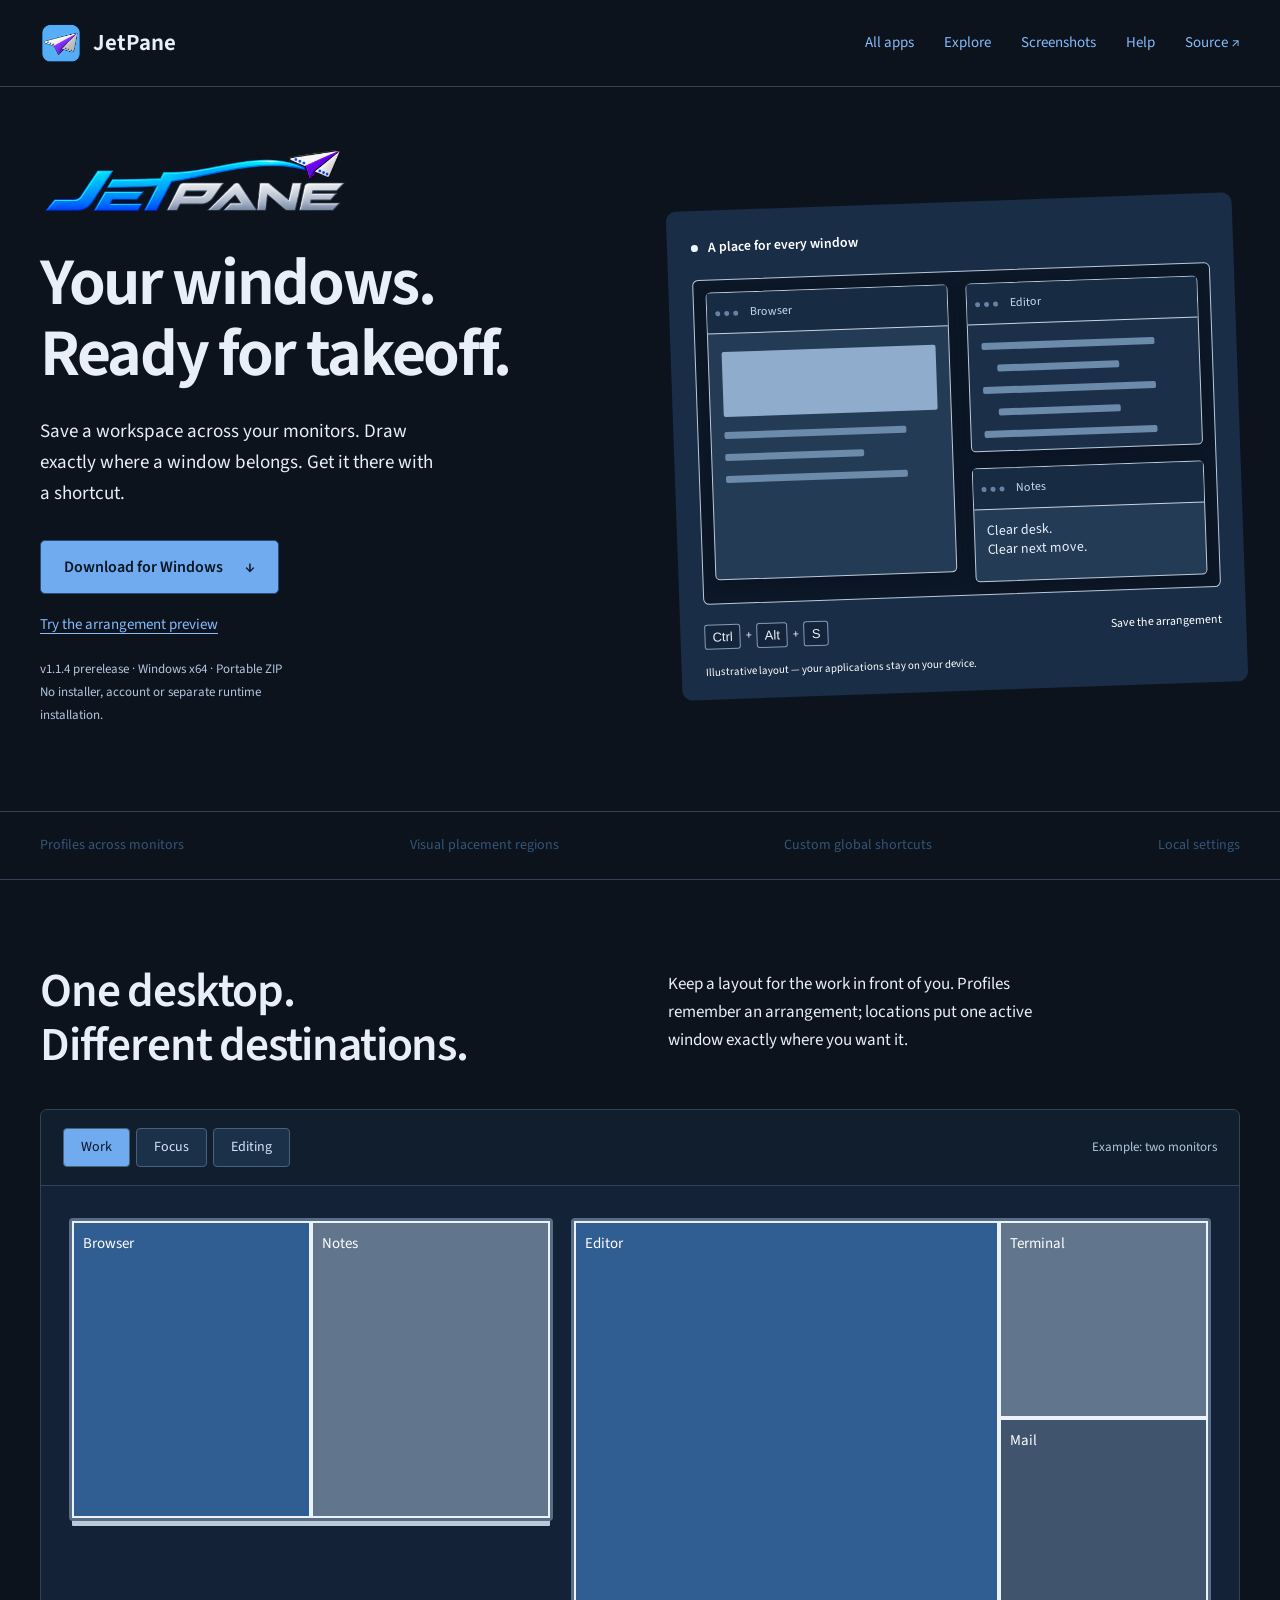
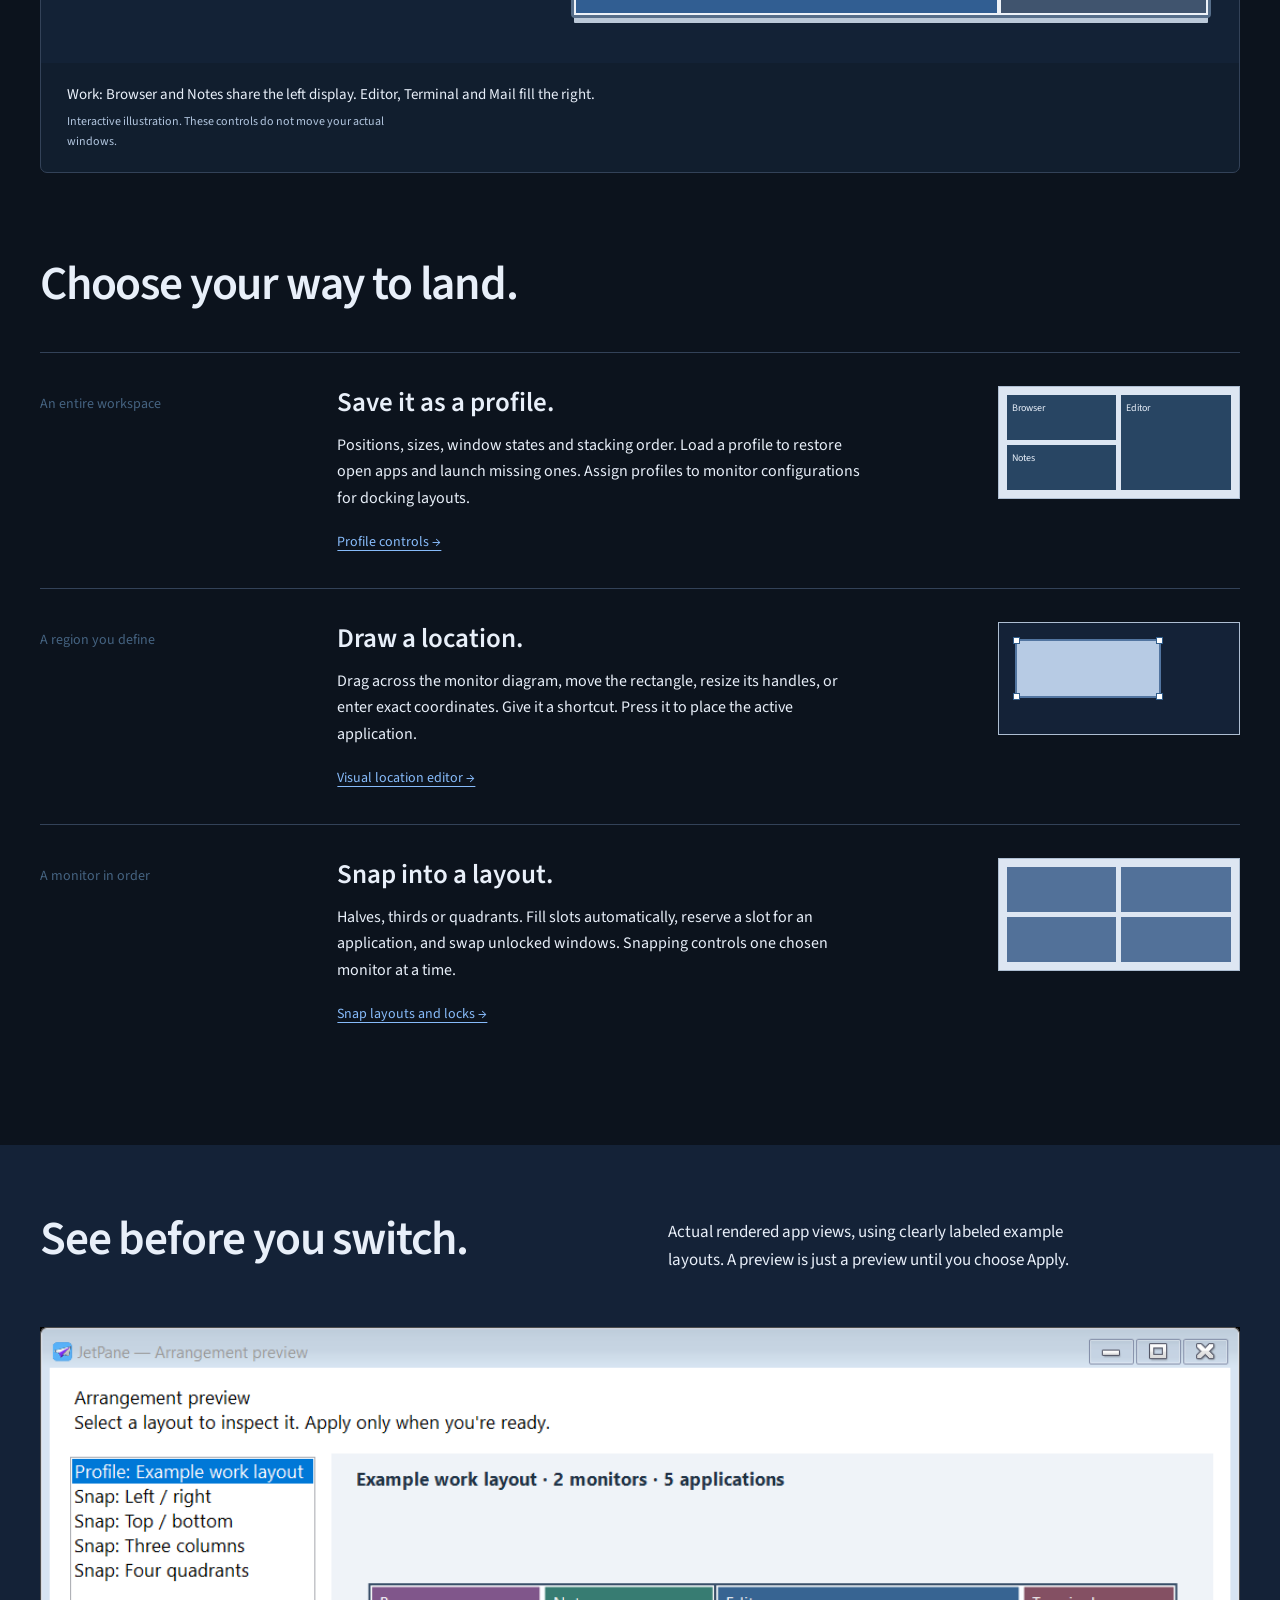
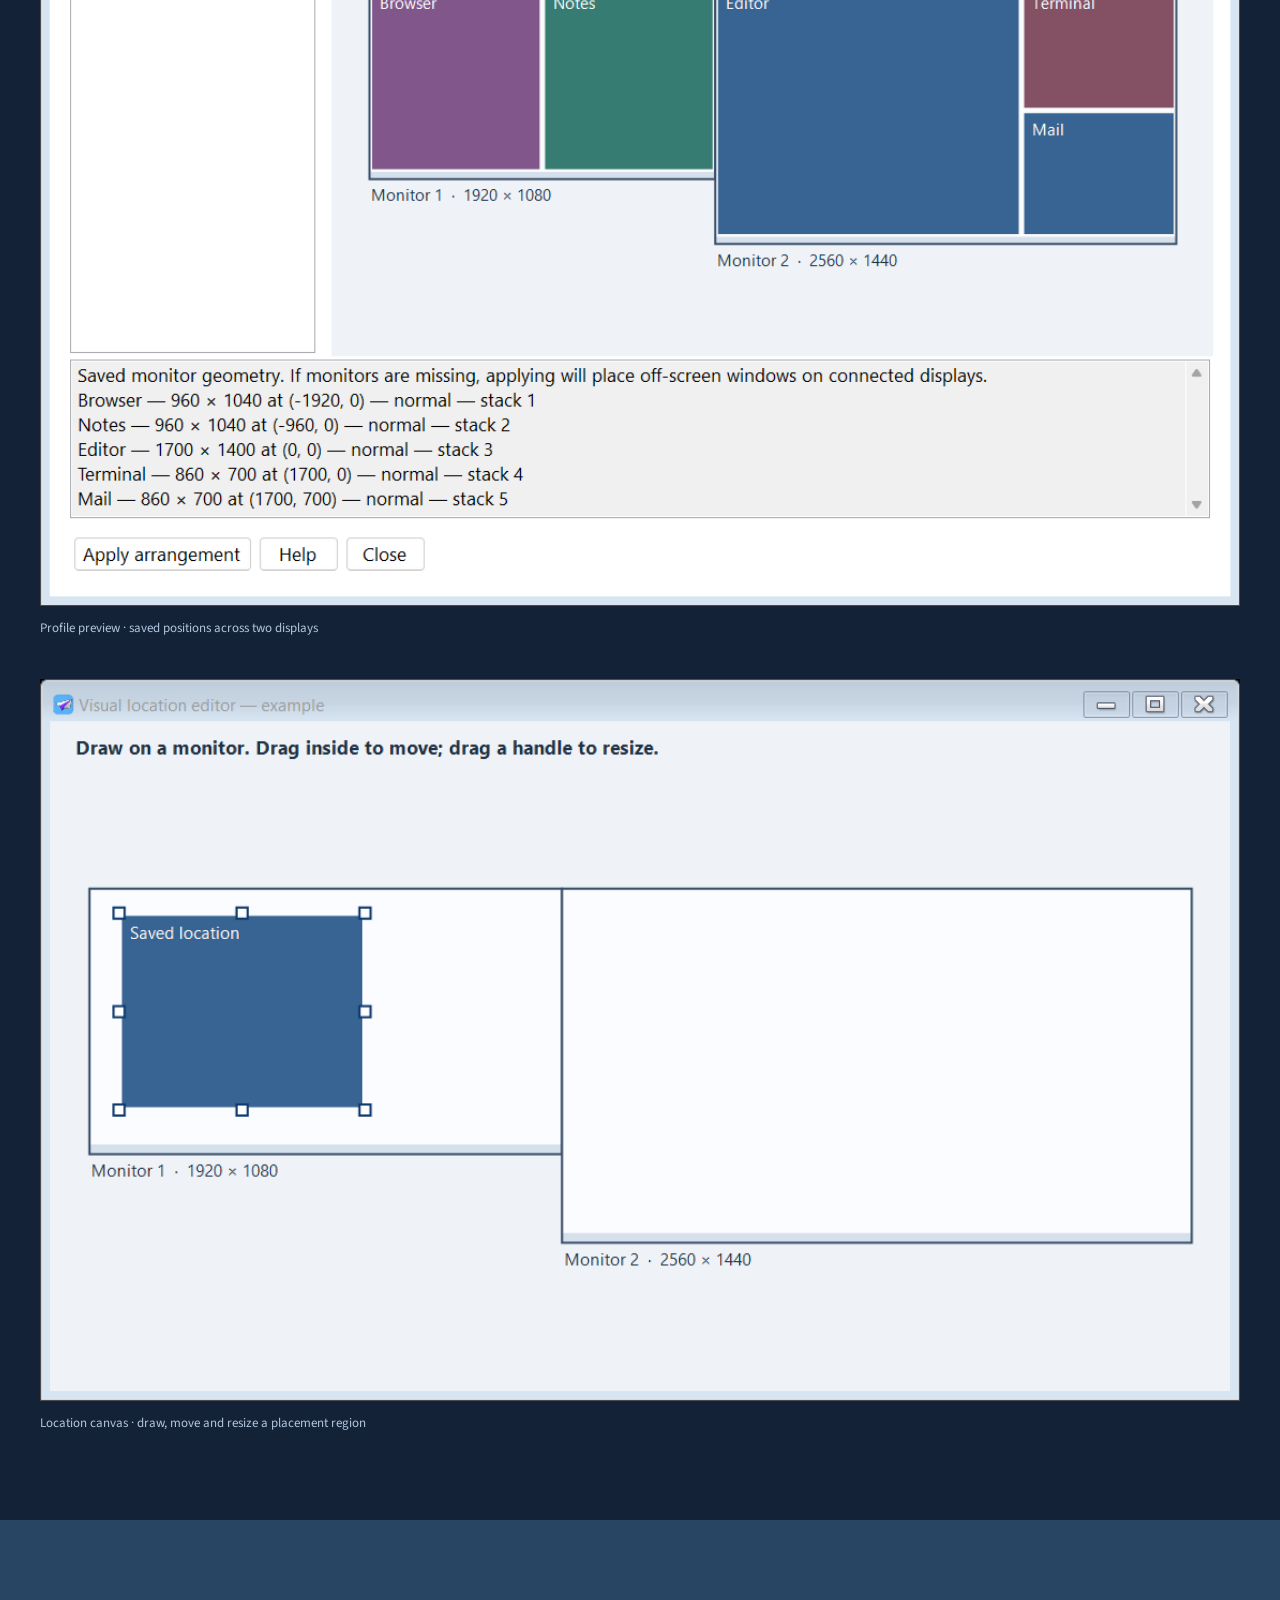
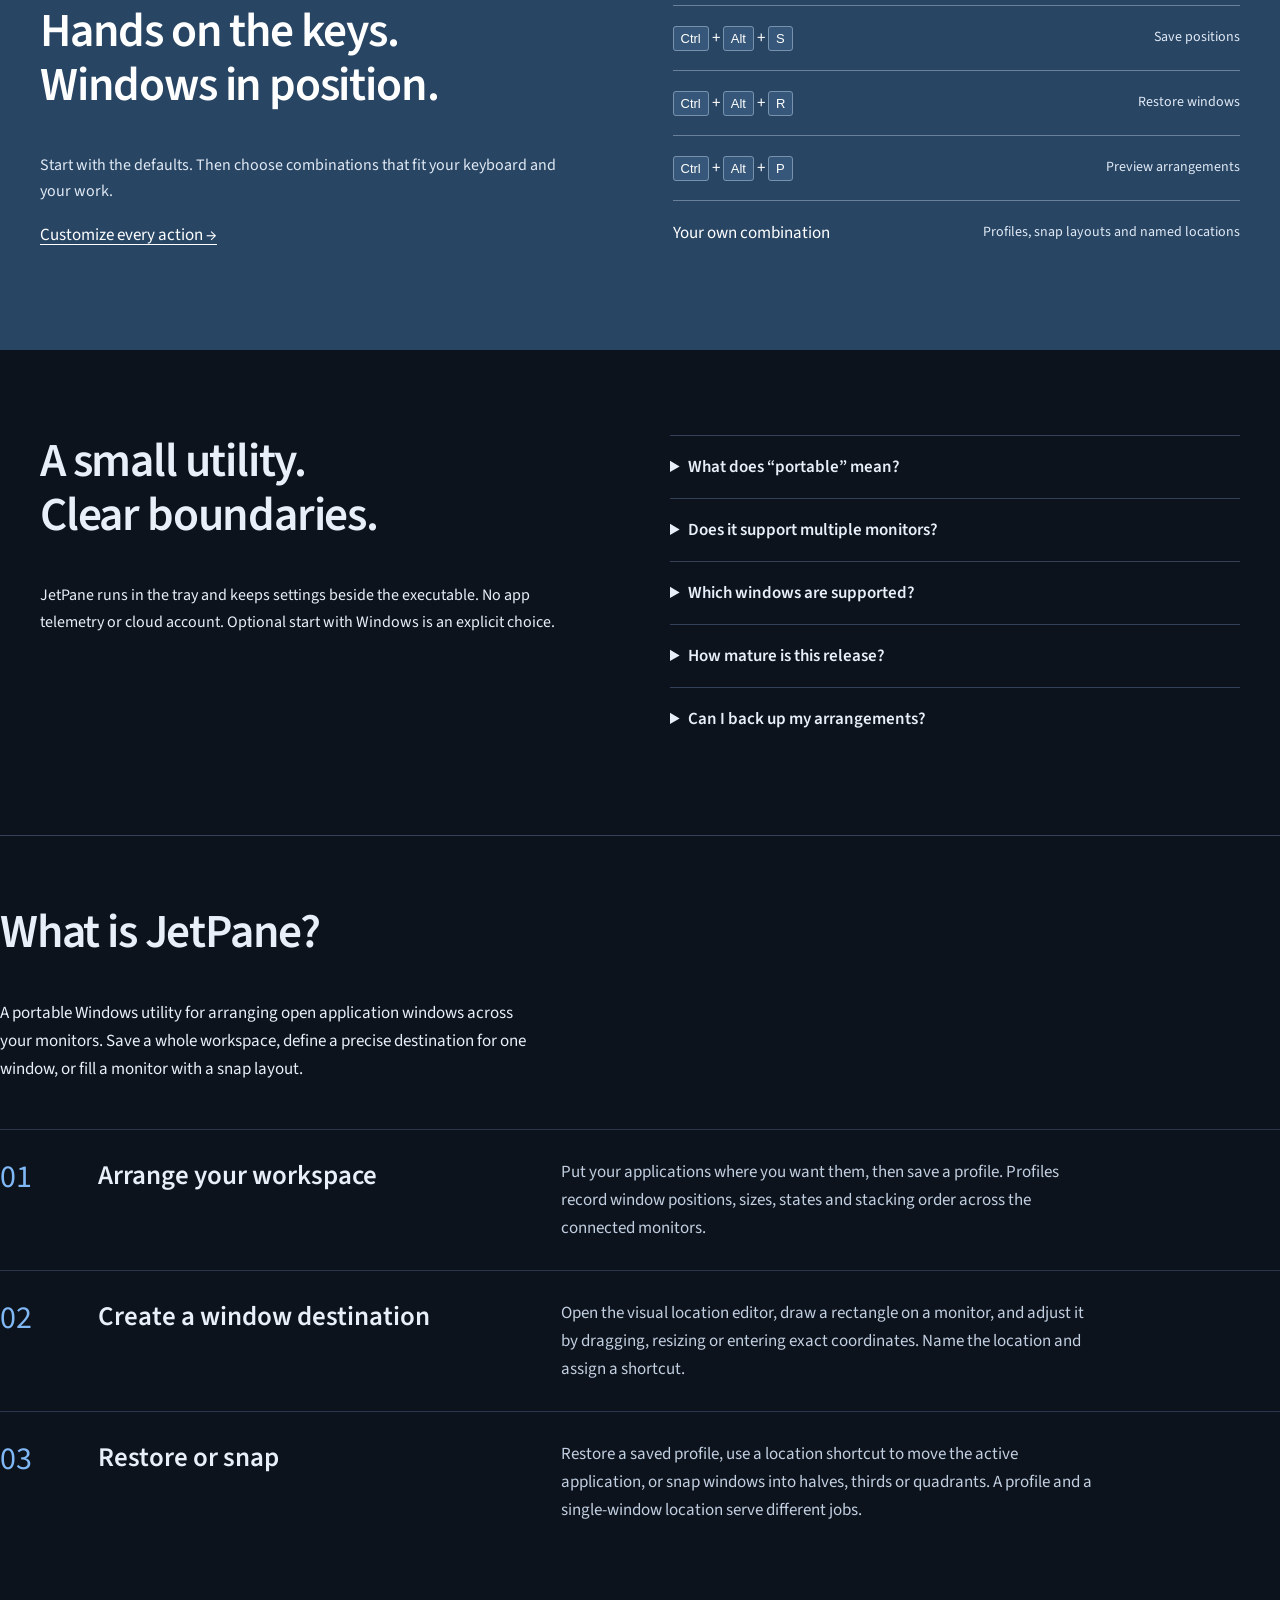
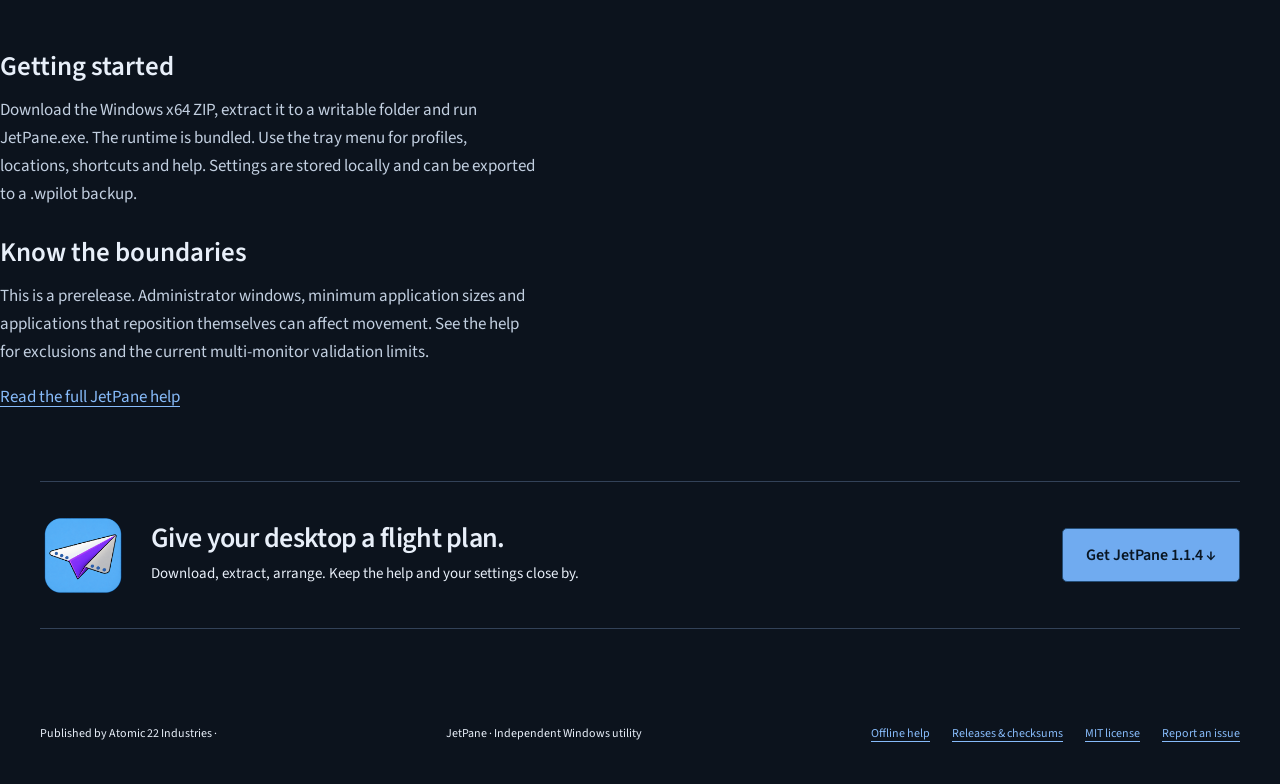
<file: docs/index.html>
<!doctype html>
<html lang="en"><head><meta charset="utf-8"><meta name="viewport" content="width=device-width, initial-scale=1"><meta name="description" content="JetPane is a portable Windows utility for multi-monitor profiles, visual window locations and custom keyboard shortcuts."><meta name="theme-color" content="#5275a0"><meta name="publisher" content="Atomic 22 Industries"><title>JetPane — Your windows, ready for takeoff</title><link rel="icon" href="assets/JetPane-icon.png"><link rel="stylesheet" href="style.css?v=faithful-3"><script src="site.js?v=faithful-3" defer></script></head>
<body><a class="skip" href="#main">Skip to content</a>
<header><a class="brand" href="#" aria-label="JetPane home"><img src="assets/JetPane-icon.png" alt="" width="42" height="42"><span>JetPane</span></a><nav aria-label="Main"><a href="https://dave-patrick.github.io/JetPane/apps/">All apps</a><a href="#arrangements">Explore</a><a href="#screenshots">Screenshots</a><a href="help.html">Help</a><a href="https://github.com/dave-patrick/JetPane">Source <span aria-hidden="true">↗</span></a></nav></header>
<main id="main"><section class="hero"><div class="hero-copy"><img class="wordmark" src="assets/JetPane-wordmark.png" alt="JETPANE" width="900" height="300"><h1>Your windows.<br>Ready for takeoff.</h1><p>Save a workspace across your monitors. Draw exactly where a window belongs. Get it there with a shortcut.</p><div class="actions"><a class="button" href="https://github.com/dave-patrick/JetPane/releases/download/v1.1.4/JetPane-portable.zip">Download for Windows <span aria-hidden="true">↓</span></a><a class="text-link" href="#arrangements">Try the arrangement preview</a></div><p class="release-note">v1.1.4 prerelease · Windows x64 · Portable ZIP<br>No installer, account or separate runtime installation.</p></div><div class="flight-scene" aria-label="Illustrative desktop with three window regions"><div class="scene-title"><span class="status-dot"></span> A place for every window</div><div class="window-scene"><div class="scene-window browser"><span class="window-title"><i></i><i></i><i></i> Browser</span><div class="mock-lines"><b></b><b></b><b></b><b></b></div></div><div class="scene-window editor"><span class="window-title"><i></i><i></i><i></i> Editor</span><div class="mock-code"><b></b><b></b><b></b><b></b><b></b></div></div><div class="scene-window notes"><span class="window-title"><i></i><i></i><i></i> Notes</span><p>Clear desk.<br>Clear next move.</p></div></div><div class="scene-footer"><kbd>Ctrl</kbd> + <kbd>Alt</kbd> + <kbd>S</kbd><span>Save the arrangement</span></div><p class="illustration-label">Illustrative layout — your applications stay on your device.</p></div></section>
<div class="facts"><span>Profiles across monitors</span><span>Visual placement regions</span><span>Custom global shortcuts</span><span>Local settings</span></div>
<section id="arrangements" class="explorer"><div class="section-intro"><h2>One desktop.<br>Different destinations.</h2><p>Keep a layout for the work in front of you. Profiles remember an arrangement; locations put one active window exactly where you want it.</p></div><div class="demo-shell"><div class="demo-toolbar"><div class="profile-buttons" role="group" aria-label="Example profiles"><button aria-pressed="true" data-profile="work">Work</button><button aria-pressed="false" data-profile="focus">Focus</button><button aria-pressed="false" data-profile="edit">Editing</button></div><span>Example: two monitors</span></div><div class="demo-monitors"><div class="demo-monitor" id="monitor-left" aria-label="Example monitor 1"></div><div class="demo-monitor large" id="monitor-right" aria-label="Example monitor 2"></div></div><div class="demo-description" id="demo-description" aria-live="polite"></div><p class="demo-note">Interactive illustration. These controls do not move your actual windows.</p></div></section>
<section class="workflows"><h2>Choose your way to land.</h2><article><span class="mode-label">An entire workspace</span><div><h3>Save it as a profile.</h3><p>Positions, sizes, window states and stacking order. Load a profile to restore open apps and launch missing ones. Assign profiles to monitor configurations for docking layouts.</p><a href="help.html#profiles">Profile controls →</a></div><div class="mini-profile" aria-hidden="true"><div>Browser</div><div>Editor</div><div>Notes</div></div></article><article><span class="mode-label">A region you define</span><div><h3>Draw a location.</h3><p>Drag across the monitor diagram, move the rectangle, resize its handles, or enter exact coordinates. Give it a shortcut. Press it to place the active application.</p><a href="help.html#locations">Visual location editor →</a></div><div class="mini-location" aria-hidden="true"><div><i></i><i></i><i></i><i></i></div></div></article><article><span class="mode-label">A monitor in order</span><div><h3>Snap into a layout.</h3><p>Halves, thirds or quadrants. Fill slots automatically, reserve a slot for an application, and swap unlocked windows. Snapping controls one chosen monitor at a time.</p><a href="help.html#snap">Snap layouts and locks →</a></div><div class="mini-snap" aria-hidden="true"><span></span><span></span><span></span><span></span></div></article></section>
<section id="screenshots" class="gallery"><div class="section-intro"><h2>See before you switch.</h2><p>Actual rendered app views, using clearly labeled example layouts. A preview is just a preview until you choose Apply.</p></div><figure><a href="assets/preview-example.png"><img src="assets/preview-example.png" width="1120" height="820" loading="lazy" alt="JetPane arrangement preview showing Browser and Notes on monitor 1, Editor, Terminal and Mail on monitor 2, and a separate Apply arrangement button."></a><figcaption>Profile preview · saved positions across two displays</figcaption></figure><figure><a href="assets/location-editor-example.png"><img src="assets/location-editor-example.png" width="1080" height="650" loading="lazy" alt="A named location shown as a blue rectangle on a monitor diagram, with eight visible resize handles."></a><figcaption>Location canvas · draw, move and resize a placement region</figcaption></figure></section>
<section class="keyboard"><div><h2>Hands on the keys.<br>Windows in position.</h2><p>Start with the defaults. Then choose combinations that fit your keyboard and your work.</p><a href="help.html#keys">Customize every action →</a></div><dl><div><dt><kbd>Ctrl</kbd> + <kbd>Alt</kbd> + <kbd>S</kbd></dt><dd>Save positions</dd></div><div><dt><kbd>Ctrl</kbd> + <kbd>Alt</kbd> + <kbd>R</kbd></dt><dd>Restore windows</dd></div><div><dt><kbd>Ctrl</kbd> + <kbd>Alt</kbd> + <kbd>P</kbd></dt><dd>Preview arrangements</dd></div><div><dt>Your own combination</dt><dd>Profiles, snap layouts and named locations</dd></div></dl></section>
<section class="details"><div><h2>A small utility.<br>Clear boundaries.</h2><p>JetPane runs in the tray and keeps settings beside the executable. No app telemetry or cloud account. Optional start with Windows is an explicit choice.</p></div><div><details><summary>What does “portable” mean?</summary><p>Extract the complete ZIP into a writable folder and run JetPane.exe. The .NET runtime is bundled; native runtime files may unpack into the Windows temporary cache. Keep Help.html beside it. Exit before moving or deleting the folder, and disable optional startup first.</p></details><details><summary>Does it support multiple monitors?</summary><p>Yes. Profiles record windows across displays, including negative desktop coordinates. Monitor-geometry assignments select a profile when the configuration changes. Missing-monitor positions are kept inside a connected work area. Two physically different setups with the same geometry share a signature.</p></details><details><summary>Which windows are supported?</summary><p>Profiles save one position per process name. Explorer, ApplicationFrameHost, tool/cloaked windows and normal windows below 400×300 are excluded from automatic management. Administrator apps can reject movement; applications may enforce minimum sizes or move themselves.</p></details><details><summary>How mature is this release?</summary><p>This is an early prerelease. 89 local checks and a tray smoke test passed, including movement on two attached monitors. Physical docking, login startup, real editor gestures and broader third-party app/shortcut compatibility still need wider validation. Full source and test evidence are in the repo.</p></details><details><summary>Can I back up my arrangements?</summary><p>Export profiles, locations, shortcuts and settings to a .wpilot file. Import validates it and backs up the previous configuration. Settings from the earlier WindowPilot build remain compatible. PositionPro .ppro files are not supported.</p></details></div></section>
<section class="explanation"><div class="explanation-intro"><h2>What is JetPane?</h2><p class="lead">A portable Windows utility for arranging open application windows across your monitors. Save a whole workspace, define a precise destination for one window, or fill a monitor with a snap layout.</p></div><ol class="walkthrough"><li><h3>Arrange your workspace</h3><p>Put your applications where you want them, then save a profile. Profiles record window positions, sizes, states and stacking order across the connected monitors.</p></li><li><h3>Create a window destination</h3><p>Open the visual location editor, draw a rectangle on a monitor, and adjust it by dragging, resizing or entering exact coordinates. Name the location and assign a shortcut.</p></li><li><h3>Restore or snap</h3><p>Restore a saved profile, use a location shortcut to move the active application, or snap windows into halves, thirds or quadrants. A profile and a single-window location serve different jobs.</p></li></ol><div class="practical"><h3>Getting started</h3><p>Download the Windows x64 ZIP, extract it to a writable folder and run JetPane.exe. The runtime is bundled. Use the tray menu for profiles, locations, shortcuts and help. Settings are stored locally and can be exported to a .wpilot backup.</p><h3>Know the boundaries</h3><p>This is a prerelease. Administrator windows, minimum application sizes and applications that reposition themselves can affect movement. See the help for exclusions and the current multi-monitor validation limits.</p><a href="help.html">Read the full JetPane help</a></div></section><section class="download"><img src="assets/JetPane-icon.png" width="86" height="86" alt=""><div><h2>Give your desktop a flight plan.</h2><p>Download, extract, arrange. Keep the help and your settings close by.</p></div><a class="button" href="https://github.com/dave-patrick/JetPane/releases/download/v1.1.4/JetPane-portable.zip">Get JetPane 1.1.4 ↓</a></section>
</main><footer><span>Published by Atomic 22 Industries · </span><span>JetPane · Independent Windows utility</span><div><a href="help.html">Offline help</a><a href="https://github.com/dave-patrick/JetPane/releases">Releases & checksums</a><a href="https://github.com/dave-patrick/JetPane/blob/main/LICENSE">MIT license</a><a href="https://github.com/dave-patrick/JetPane/issues">Report an issue</a></div></footer></body></html>
</file>
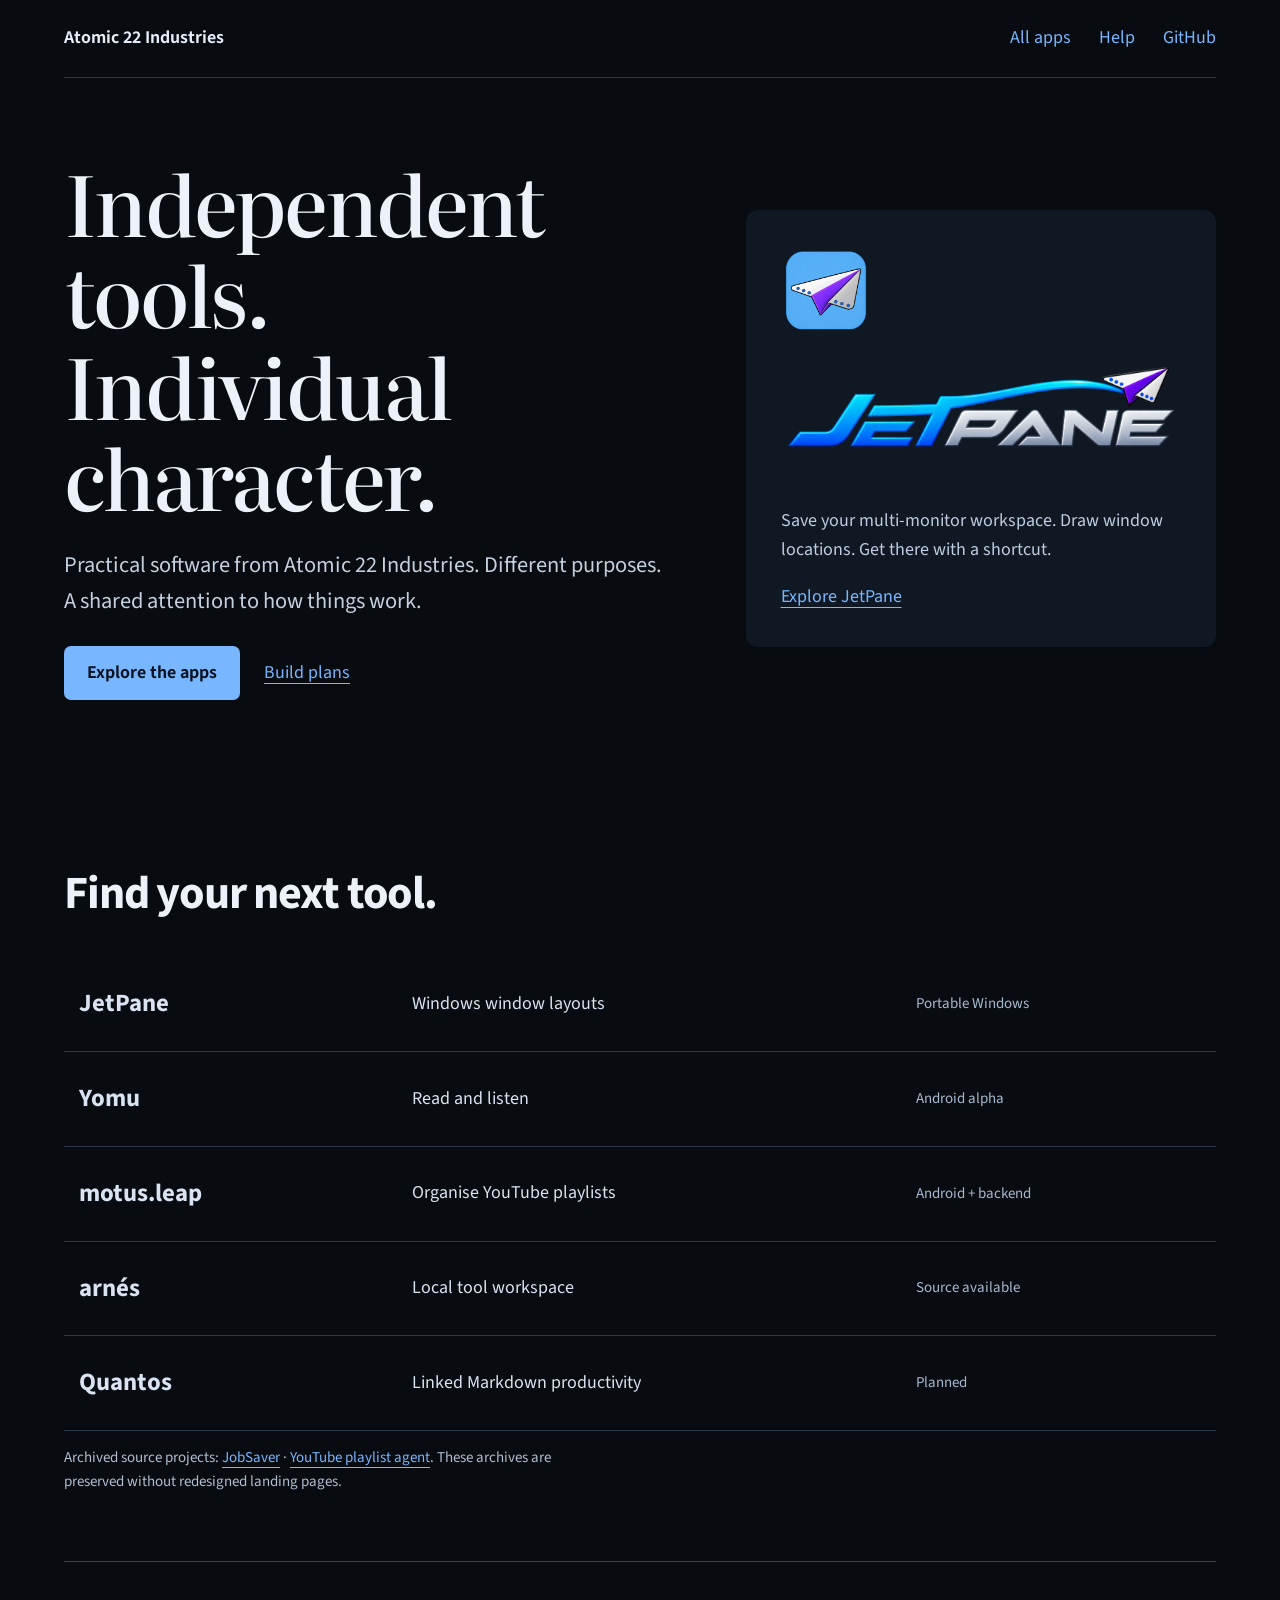
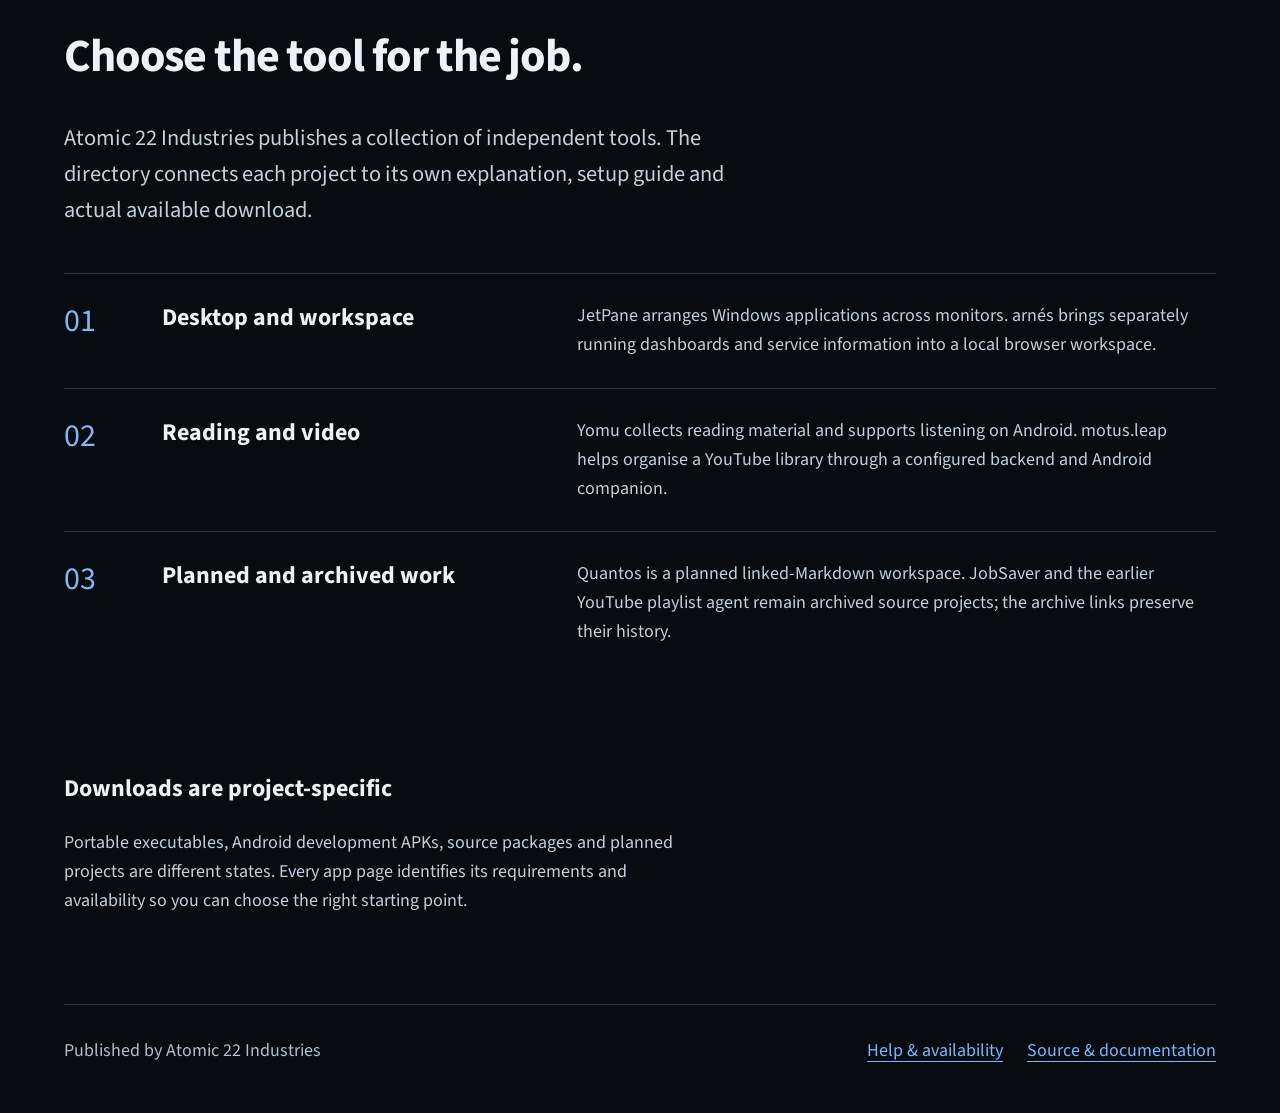
<file: docs/apps/index.html>
<!doctype html><html lang="en"><head><meta charset="utf-8"><meta name="viewport" content="width=device-width,initial-scale=1"><meta name="publisher" content="Atomic 22 Industries"><meta name="description" content="Atomic 22 Industries — tools from Atomic 22 Industries. Features, documentation and project availability."><meta name="theme-color" content="#080b10"><title>Atomic 22 Industries · Atomic 22 Industries</title><link rel="stylesheet" href="style.css?v=faithful-3"></head><body><a class="skip" href="#main">Skip to content</a><header><a class="publisher" href="https://dave-patrick.github.io/JetPane/apps/">Atomic 22 Industries</a><nav aria-label="Main navigation"><a href="https://dave-patrick.github.io/JetPane/apps/">All apps</a><a href="help.html">Help</a><a href="https://github.com/dave-patrick/Notes">GitHub</a></nav></header><main id="main"><section class="directory"><div><h1>Independent tools.<br>Individual character.</h1><p class="lead">Practical software from Atomic 22 Industries. Different purposes. A shared attention to how things work.</p><div class="actions"><a class="button" href="#projects">Explore the apps</a><a href="https://github.com/dave-patrick/Quantos/blob/main/BUILD-PLAN.md">Build plans</a></div></div><aside class="directory-preview"><img class="icon" src="assets/JetPane-icon.png" alt=""><img class="wordmark" src="assets/JetPane-wordmark.png" alt="JetPane"><p>Save your multi-monitor workspace. Draw window locations. Get there with a shortcut.</p><a href="https://dave-patrick.github.io/JetPane/">Explore JetPane</a></aside></section><section id="projects"><h2>Find your next tool.</h2><a class="project-row" href="https://dave-patrick.github.io/JetPane/"><strong>JetPane</strong><span>Windows window layouts</span><small>Portable Windows</small></a><a class="project-row" href="https://dave-patrick.github.io/yomu/"><strong>Yomu</strong><span>Read and listen</span><small>Android alpha</small></a><a class="project-row" href="https://dave-patrick.github.io/motus.leap/"><strong>motus.leap</strong><span>Organise YouTube playlists</span><small>Android + backend</small></a><a class="project-row" href="https://dave-patrick.github.io/arnes-control-center/"><strong>arnés</strong><span>Local tool workspace</span><small>Source available</small></a><a class="project-row" href="https://dave-patrick.github.io/Quantos/"><strong>Quantos</strong><span>Linked Markdown productivity</span><small>Planned</small></a><p class="status">Archived source projects: <a href="https://github.com/dave-patrick/jobsaver">JobSaver</a> · <a href="https://github.com/dave-patrick/yt_playlist_agent">YouTube playlist agent</a>. These archives are preserved without redesigned landing pages.</p></section><section class="explanation"><div class="explanation-intro"><h2>Choose the tool for the job.</h2><p class="lead">Atomic 22 Industries publishes a collection of independent tools. The directory connects each project to its own explanation, setup guide and actual available download.</p></div><ol class="walkthrough"><li><h3>Desktop and workspace</h3><p>JetPane arranges Windows applications across monitors. arnés brings separately running dashboards and service information into a local browser workspace.</p></li><li><h3>Reading and video</h3><p>Yomu collects reading material and supports listening on Android. motus.leap helps organise a YouTube library through a configured backend and Android companion.</p></li><li><h3>Planned and archived work</h3><p>Quantos is a planned linked-Markdown workspace. JobSaver and the earlier YouTube playlist agent remain archived source projects; the archive links preserve their history.</p></li></ol><div class="practical"><h3>Downloads are project-specific</h3><p>Portable executables, Android development APKs, source packages and planned projects are different states. Every app page identifies its requirements and availability so you can choose the right starting point.</p></div></section></main><footer><span>Published by Atomic 22 Industries</span><div class="resources"><a href="help.html">Help &amp; availability</a><a href="https://github.com/dave-patrick/Notes">Source &amp; documentation</a></div></footer></body></html>
</file>
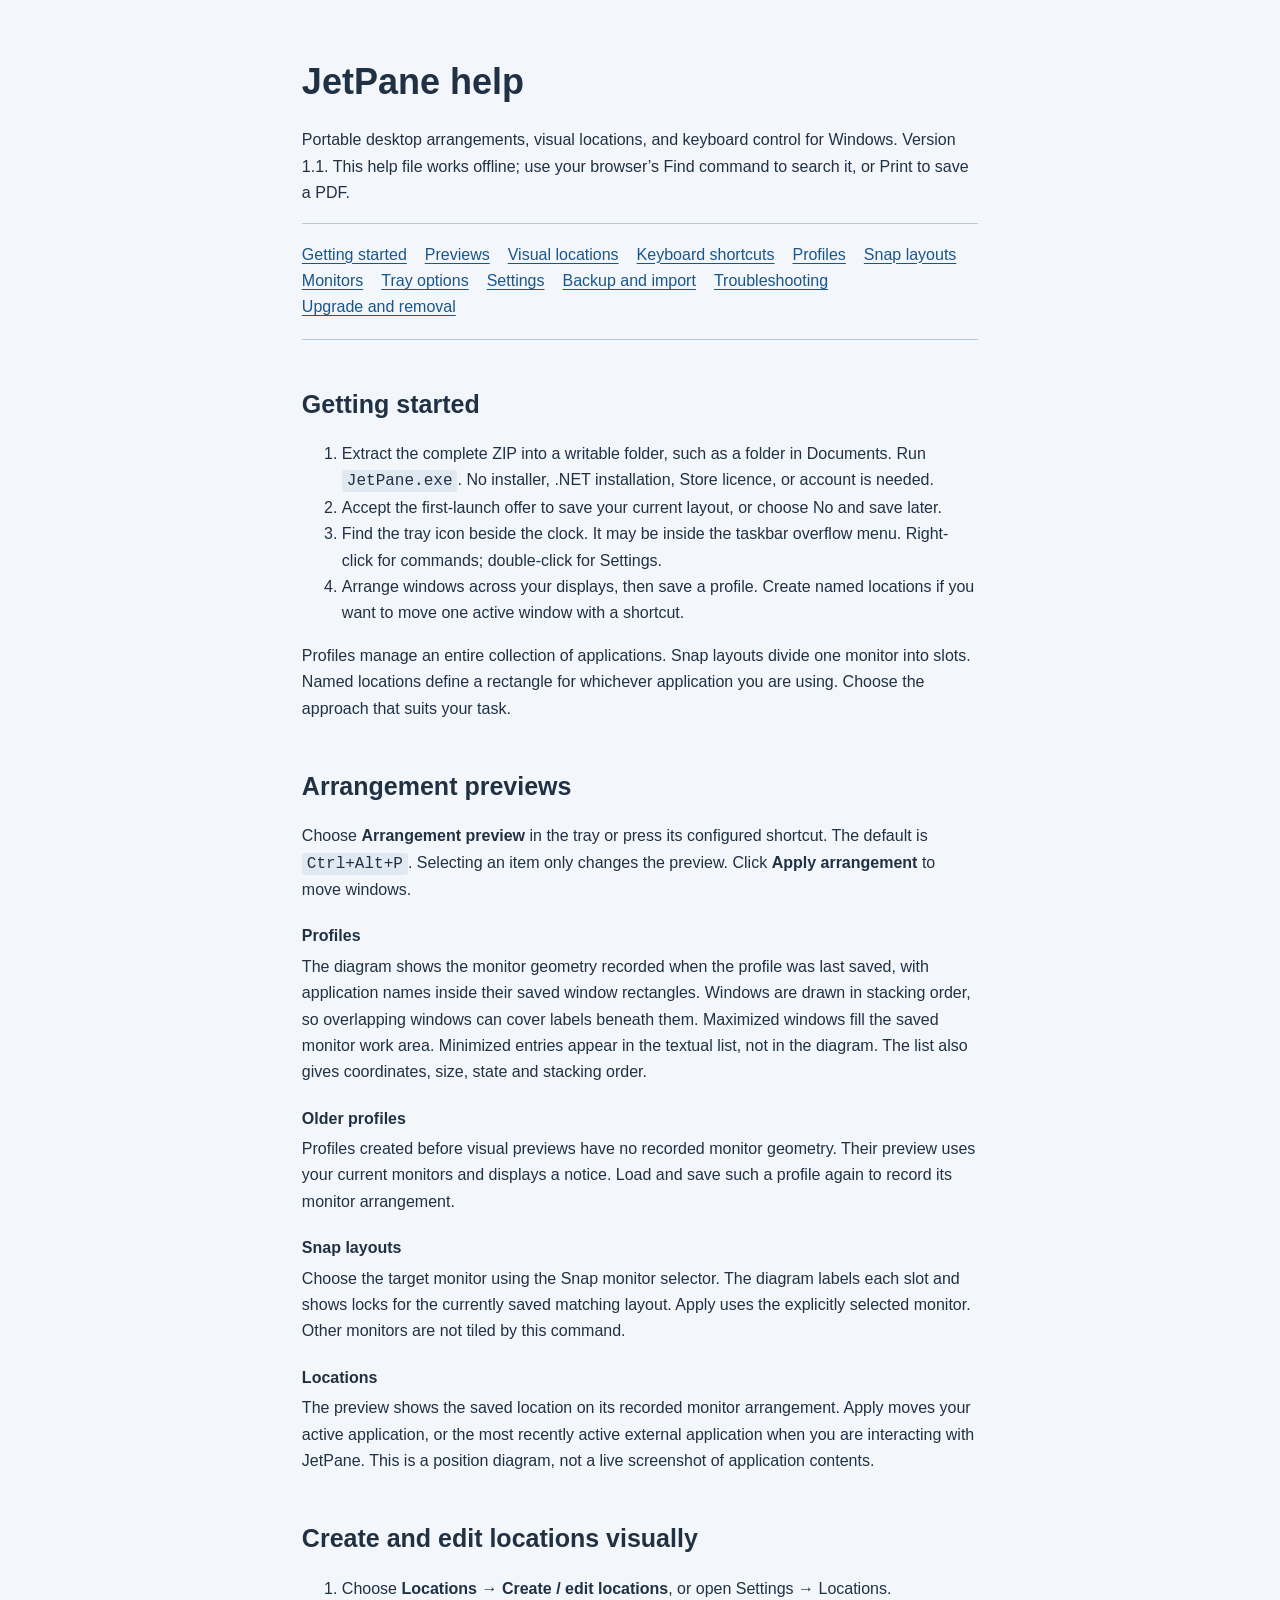
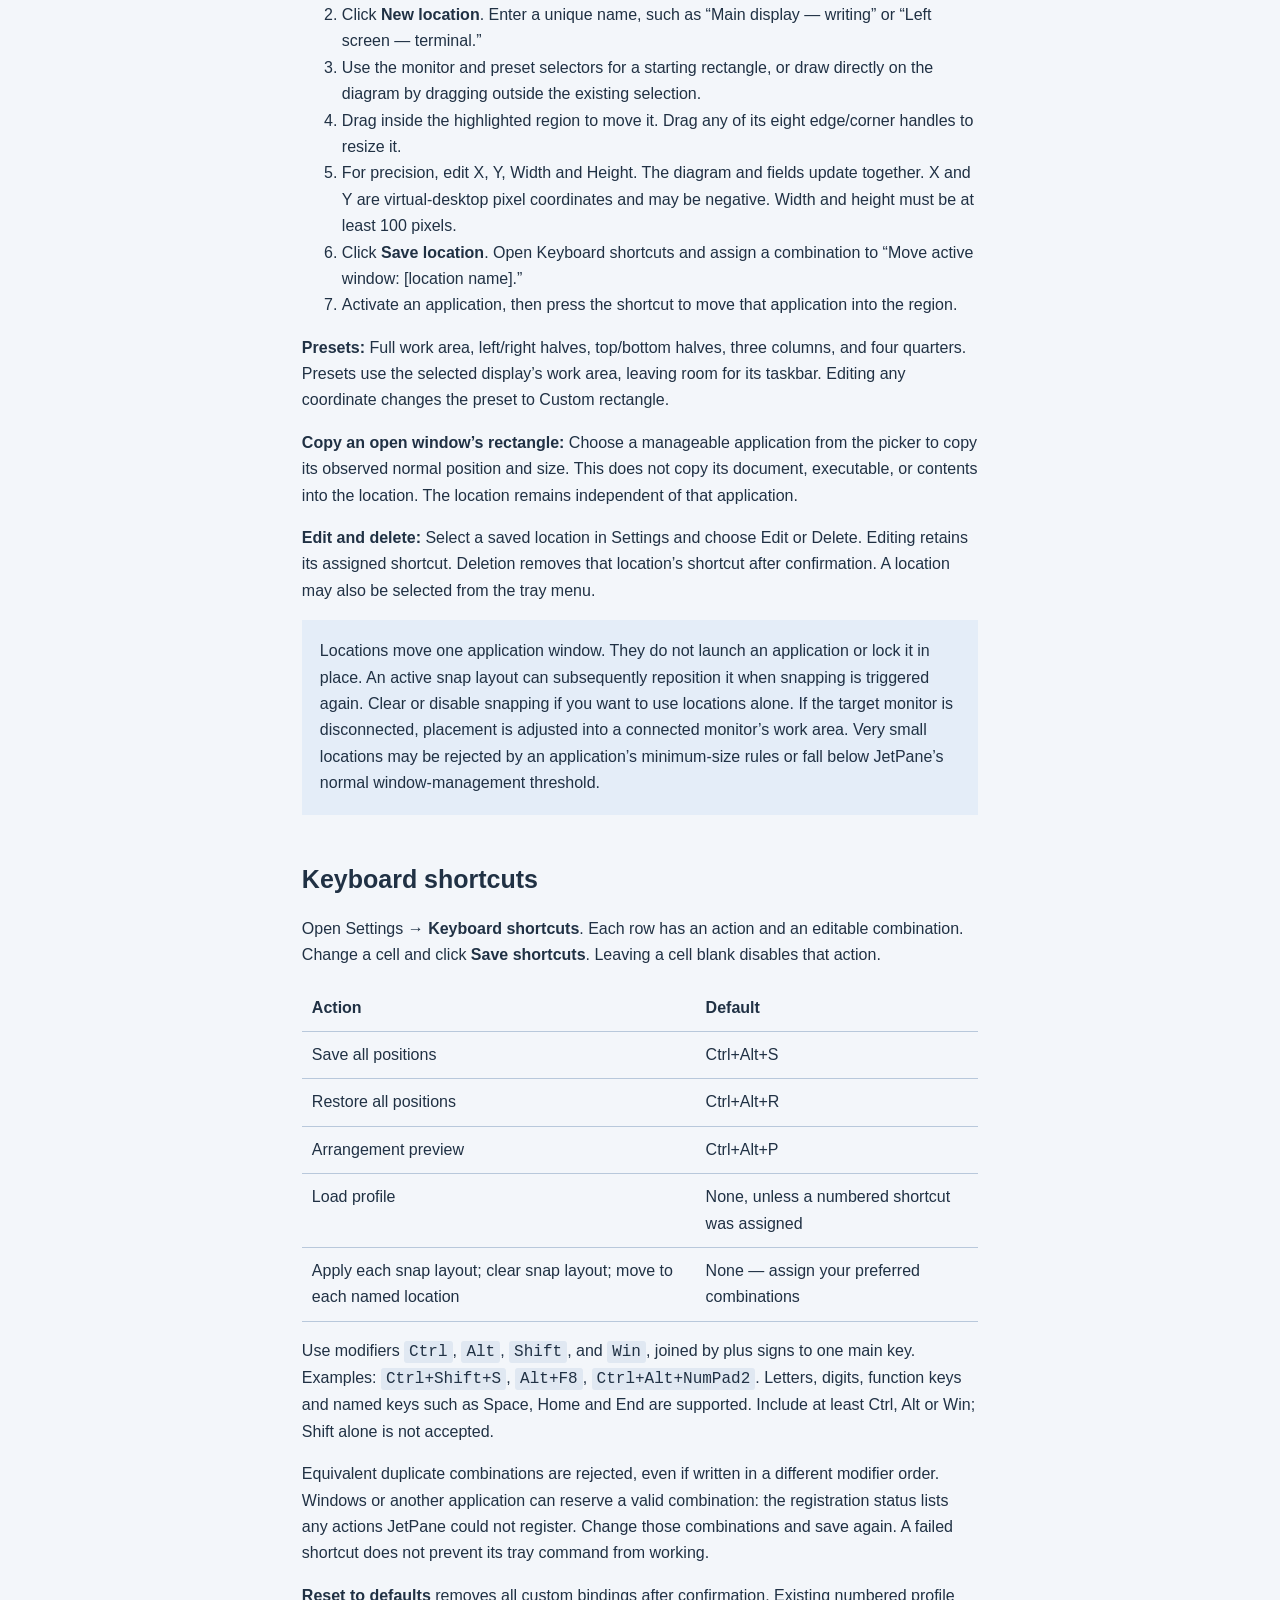
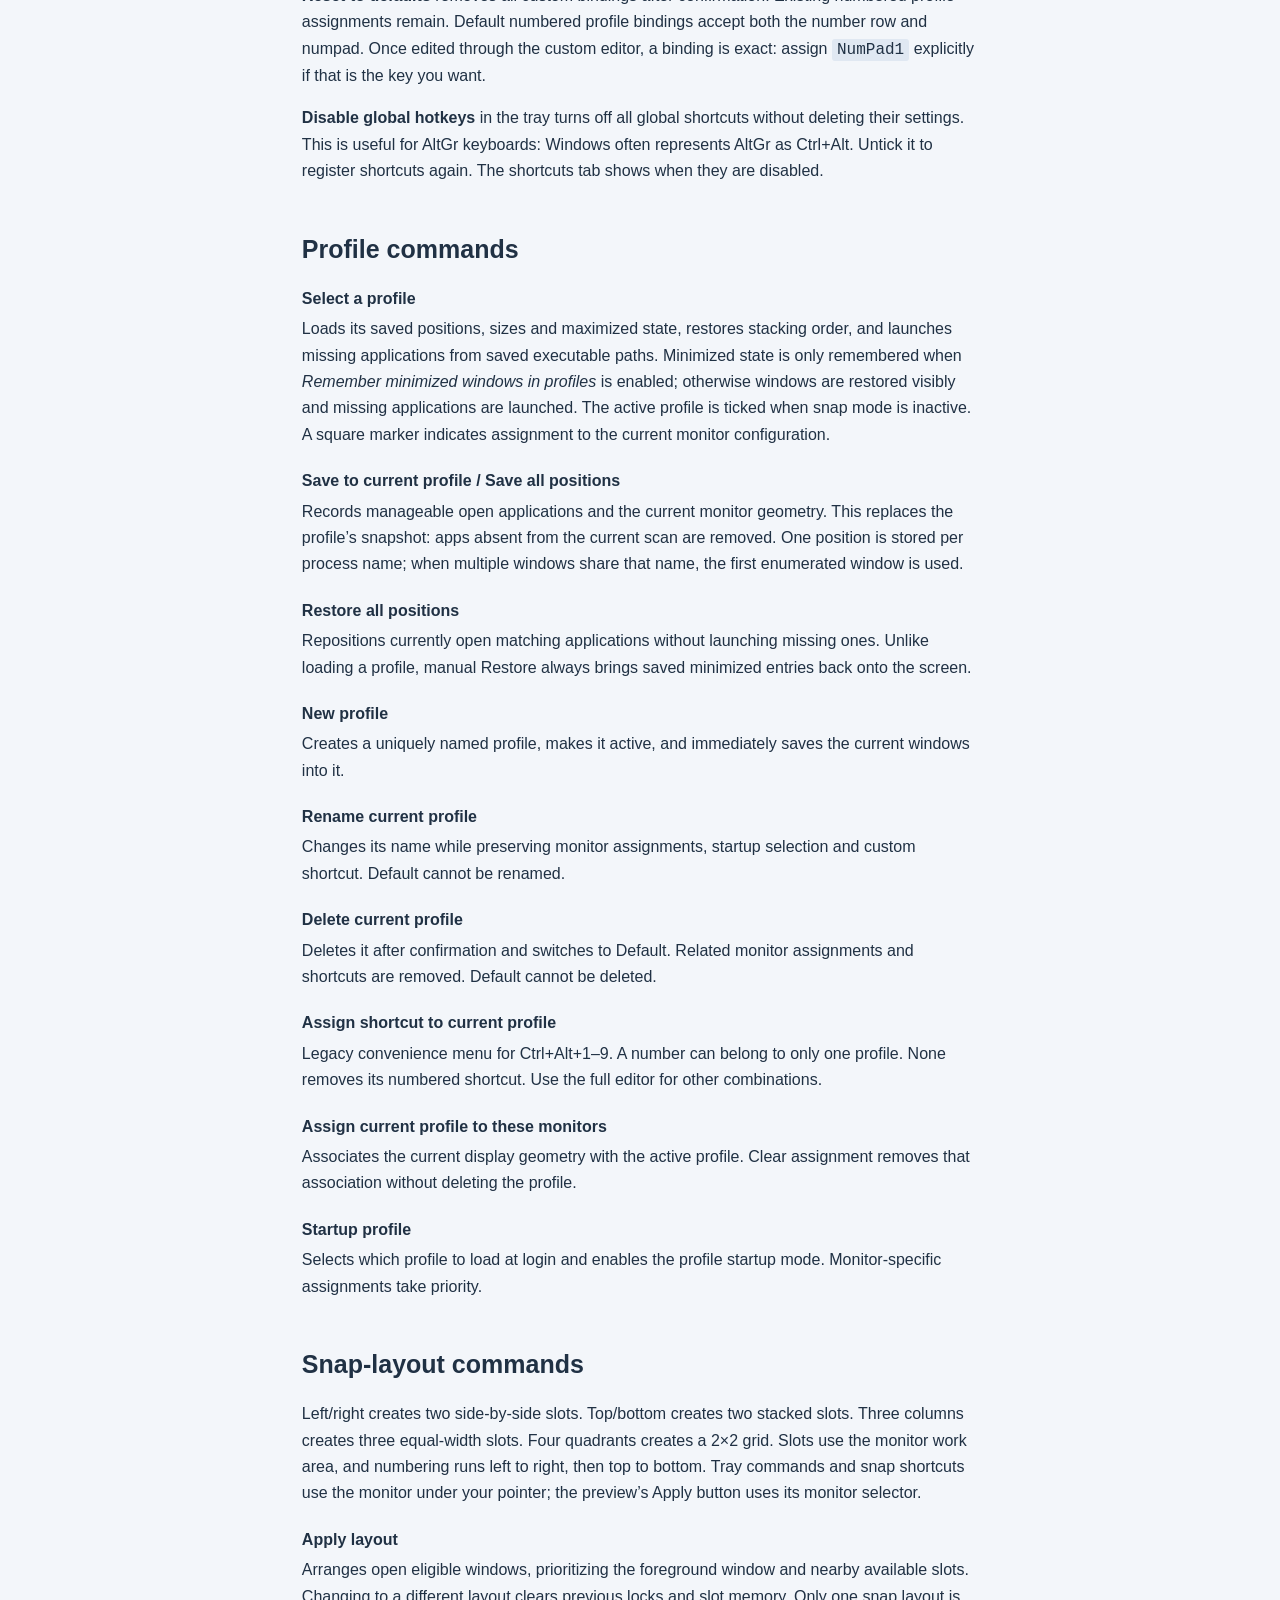
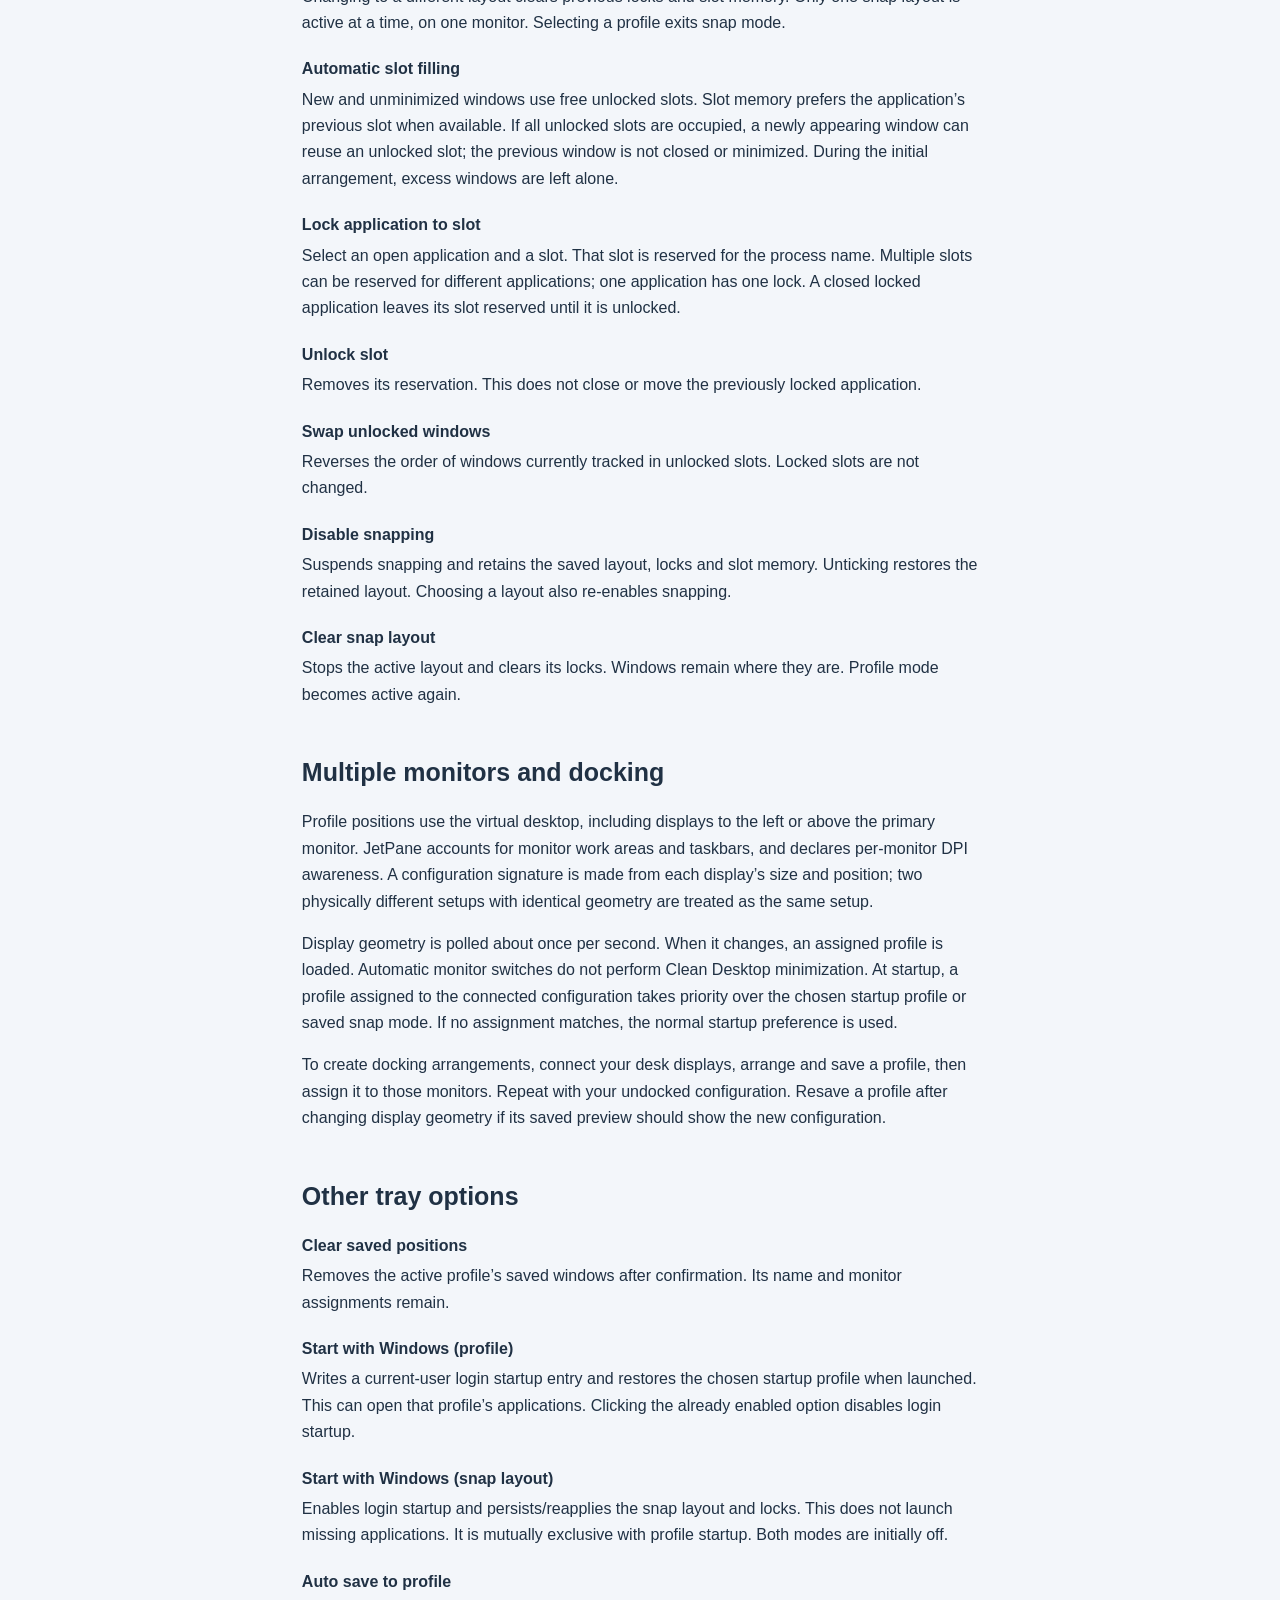
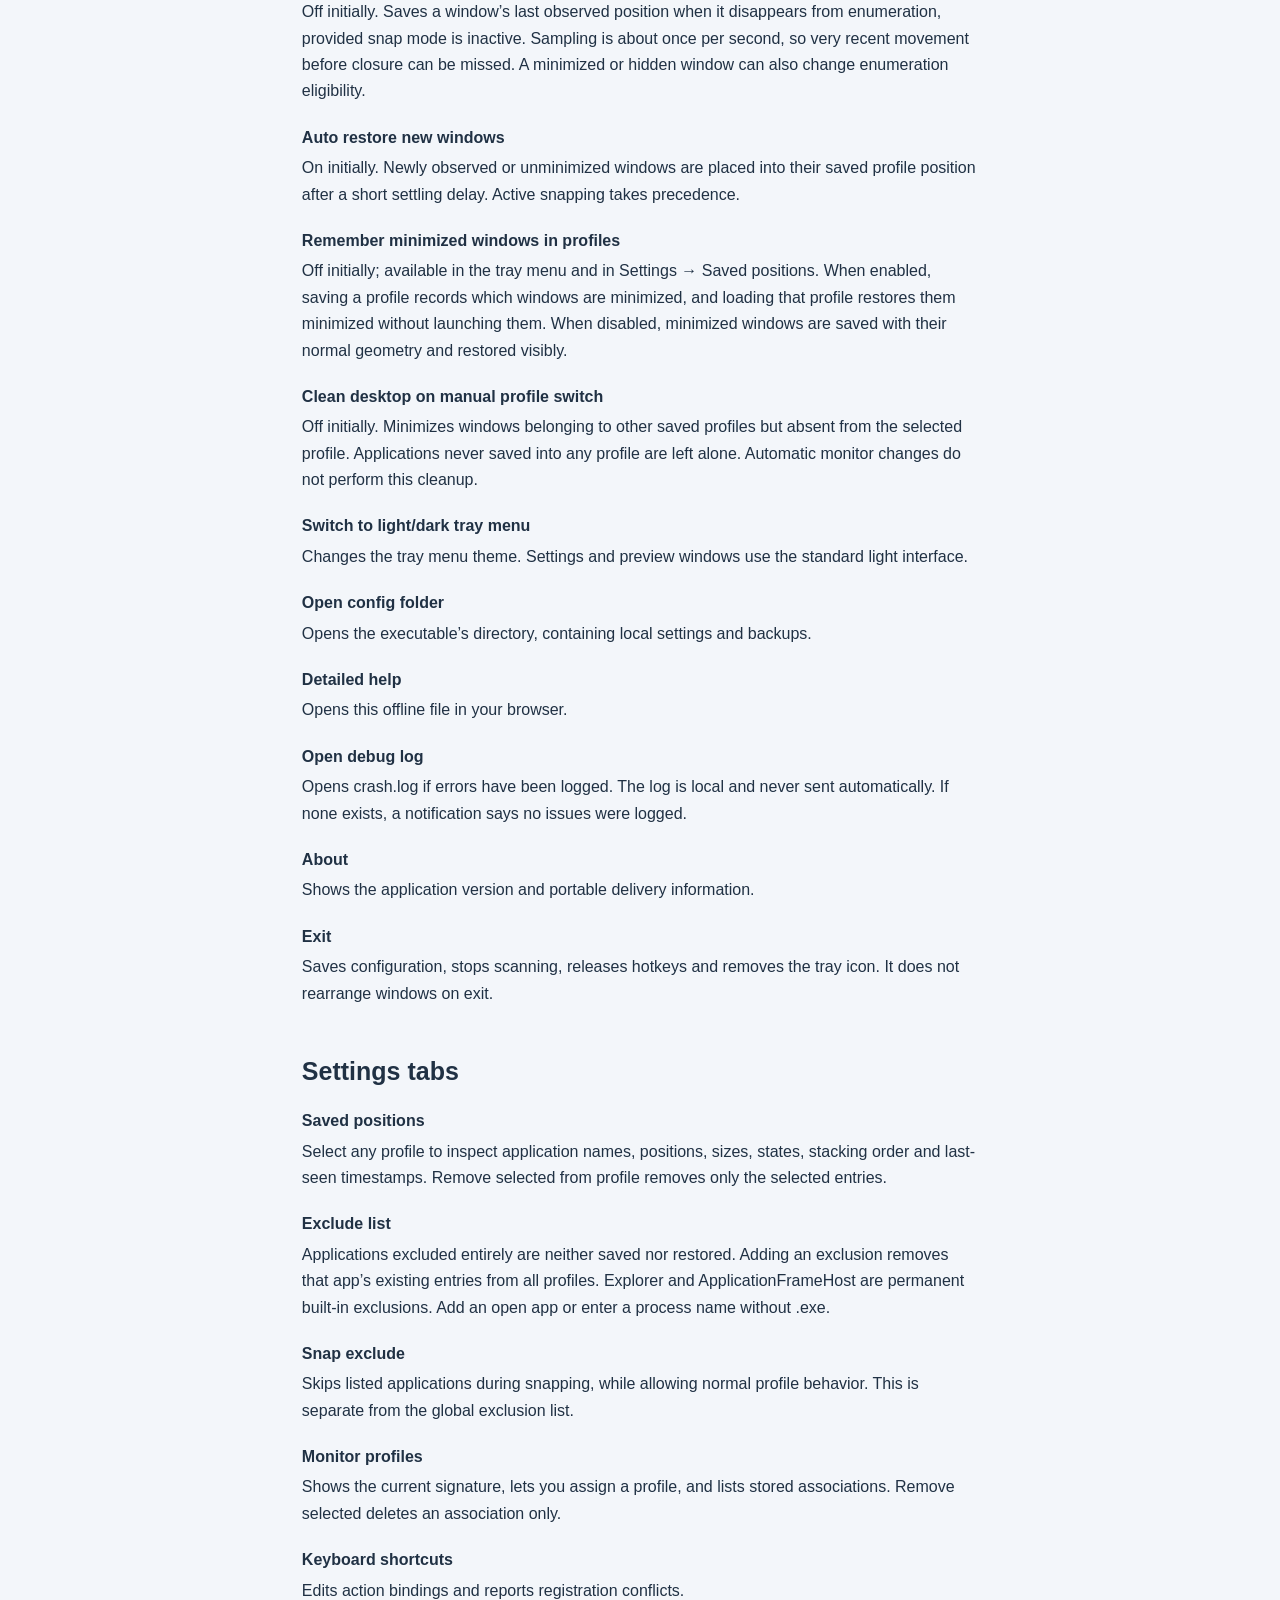
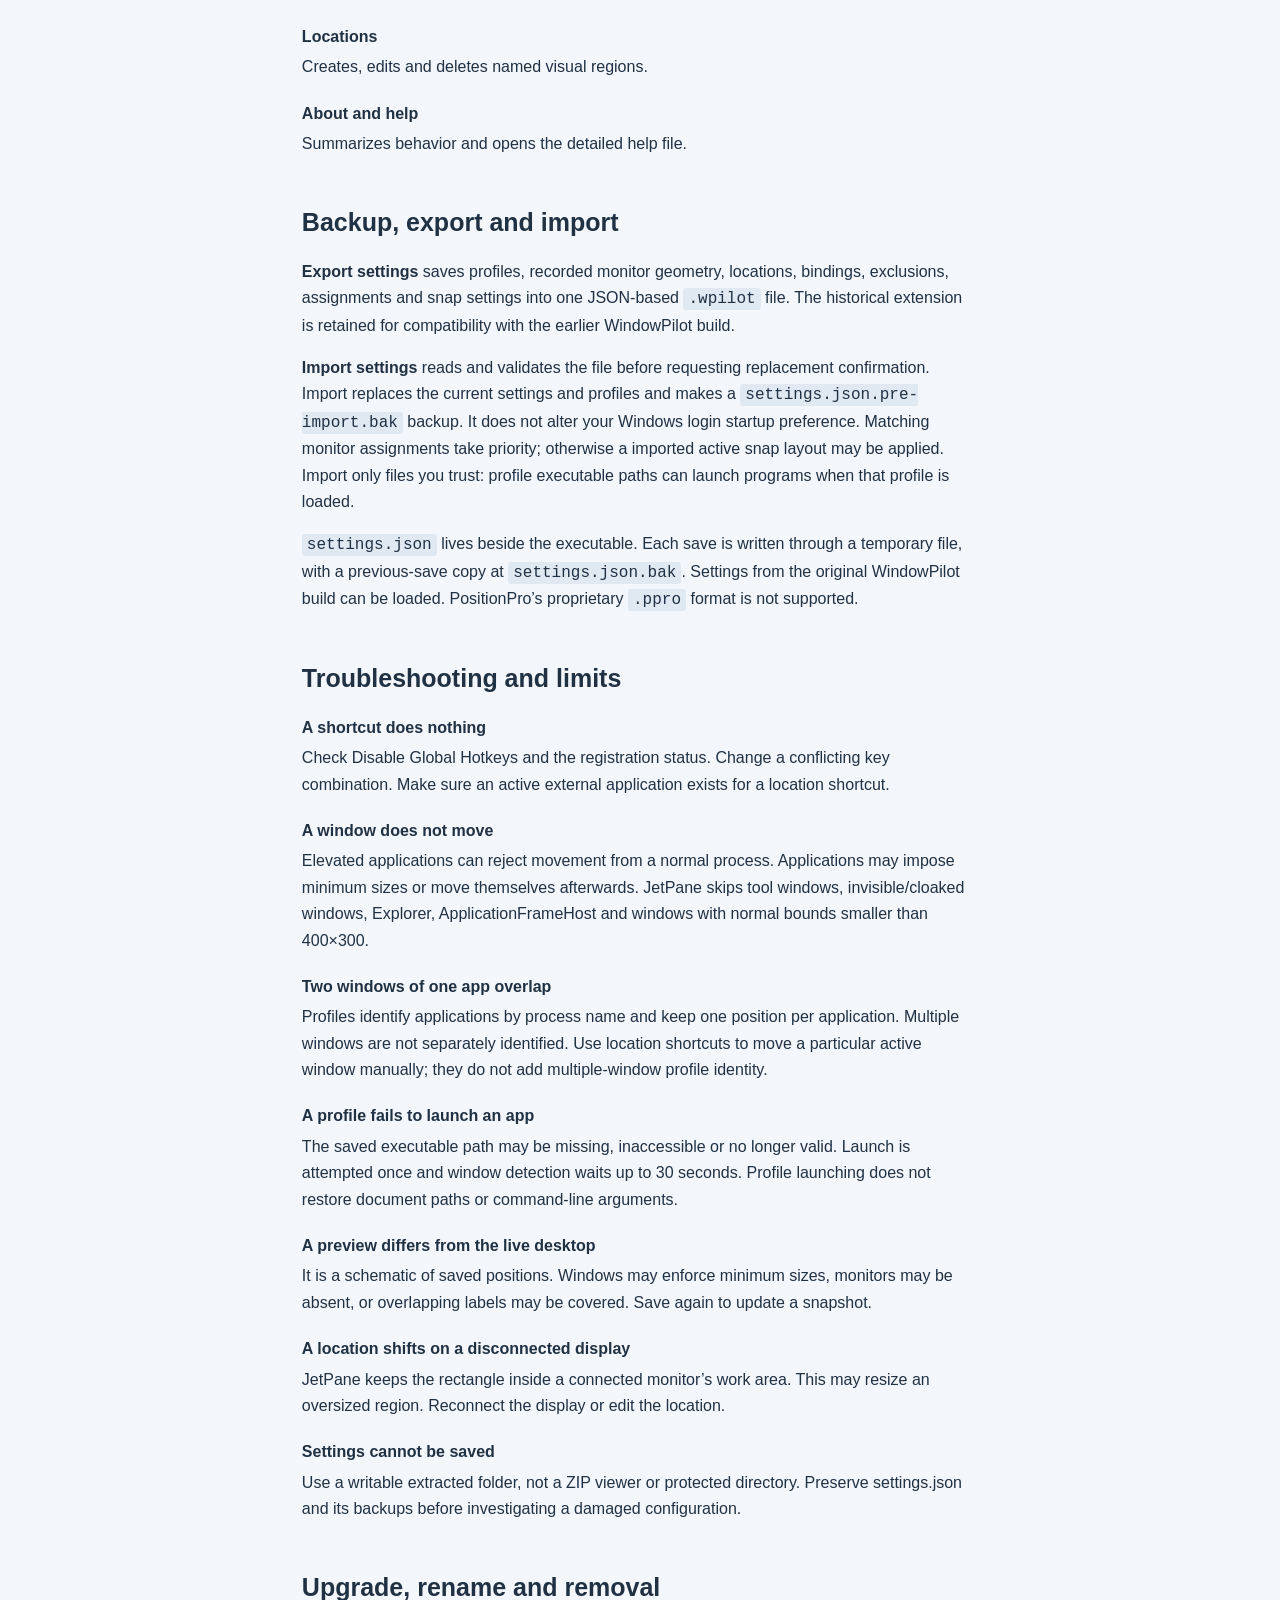
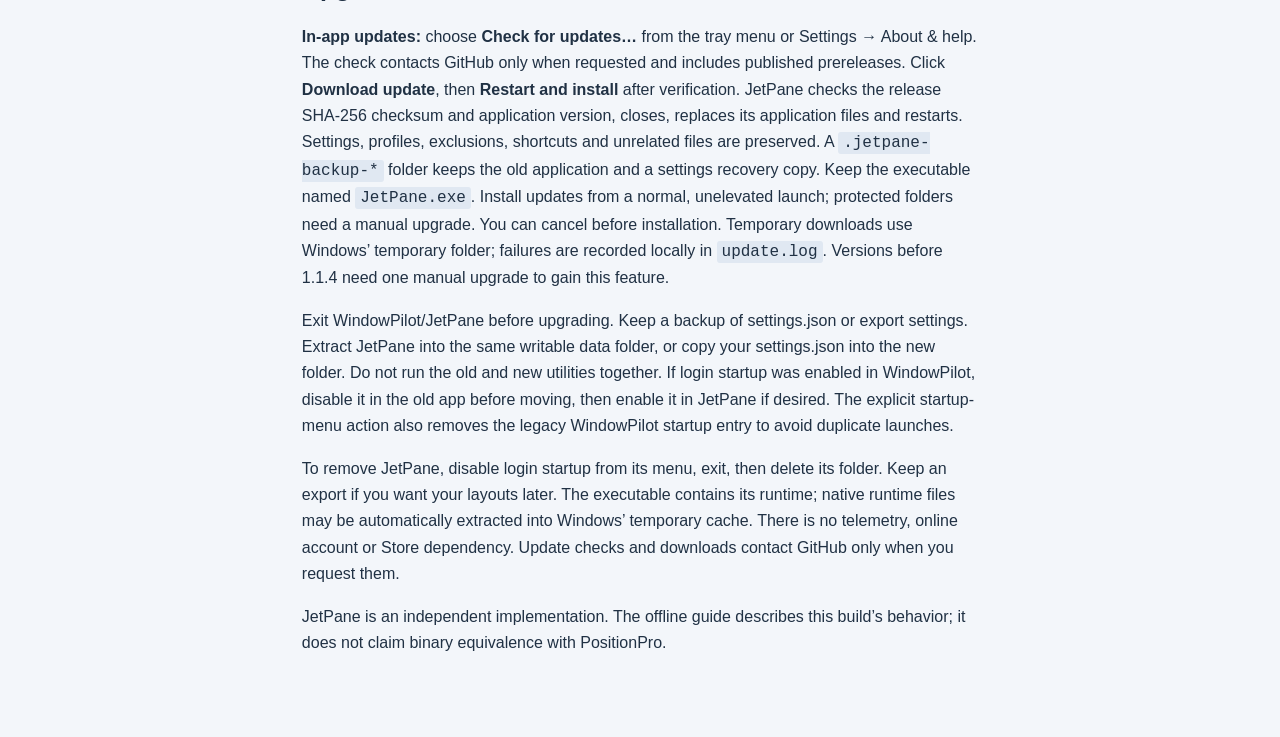
<file: docs/help.html>
<!doctype html><html lang="en"><meta charset="utf-8"><meta name="viewport" content="width=device-width,initial-scale=1"><meta name="publisher" content="Atomic 22 Industries"><title>JetPane — Help</title>
<style>body{margin:0;background:#f3f6fa;color:#203144;font:16px/1.65 'Segoe UI',sans-serif}main{max-width:76ch;margin:auto;padding:36px 28px 80px}h1{font-size:36px;line-height:1.2}h2{margin-top:48px;font-size:25px;line-height:1.3}h3{margin-top:28px;font-size:19px}a{color:#18568d;text-underline-offset:3px}a:focus-visible{outline:3px solid #18568d;outline-offset:4px}nav{border-block:1px solid #b8c8db;padding:18px 0}nav a{display:inline-block;margin-right:18px}dt{font-weight:650;margin-top:20px}dd{margin:4px 0 0}kbd,code{background:#e0e8f2;padding:2px 5px;border-radius:3px}table{border-collapse:collapse;width:100%}th,td{text-align:left;border-bottom:1px solid #b8c8db;padding:10px;vertical-align:top}.note{background:#e4edf8;padding:18px}::selection{background:#c4d9f1}@media print{body{background:white}main{max-width:none;padding:0}nav{display:none}h2,h3{break-after:avoid}a{color:inherit}}</style>
<main><h1>JetPane help</h1><p>Portable desktop arrangements, visual locations, and keyboard control for Windows. Version 1.1. This help file works offline; use your browser’s Find command to search it, or Print to save a PDF.</p>
<nav aria-label="Contents"><a href="#start">Getting started</a><a href="#preview">Previews</a><a href="#locations">Visual locations</a><a href="#keys">Keyboard shortcuts</a><a href="#profiles">Profiles</a><a href="#snap">Snap layouts</a><a href="#monitors">Monitors</a><a href="#options">Tray options</a><a href="#settings">Settings</a><a href="#backup">Backup and import</a><a href="#trouble">Troubleshooting</a><a href="#upgrade">Upgrade and removal</a></nav>
<h2 id="start">Getting started</h2><ol><li>Extract the complete ZIP into a writable folder, such as a folder in Documents. Run <code>JetPane.exe</code>. No installer, .NET installation, Store licence, or account is needed.</li><li>Accept the first-launch offer to save your current layout, or choose No and save later.</li><li>Find the tray icon beside the clock. It may be inside the taskbar overflow menu. Right-click for commands; double-click for Settings.</li><li>Arrange windows across your displays, then save a profile. Create named locations if you want to move one active window with a shortcut.</li></ol>
<p>Profiles manage an entire collection of applications. Snap layouts divide one monitor into slots. Named locations define a rectangle for whichever application you are using. Choose the approach that suits your task.</p>
<h2 id="preview">Arrangement previews</h2><p>Choose <strong>Arrangement preview</strong> in the tray or press its configured shortcut. The default is <kbd>Ctrl+Alt+P</kbd>. Selecting an item only changes the preview. Click <strong>Apply arrangement</strong> to move windows.</p><dl>
<dt>Profiles</dt><dd>The diagram shows the monitor geometry recorded when the profile was last saved, with application names inside their saved window rectangles. Windows are drawn in stacking order, so overlapping windows can cover labels beneath them. Maximized windows fill the saved monitor work area. Minimized entries appear in the textual list, not in the diagram. The list also gives coordinates, size, state and stacking order.</dd>
<dt>Older profiles</dt><dd>Profiles created before visual previews have no recorded monitor geometry. Their preview uses your current monitors and displays a notice. Load and save such a profile again to record its monitor arrangement.</dd>
<dt>Snap layouts</dt><dd>Choose the target monitor using the Snap monitor selector. The diagram labels each slot and shows locks for the currently saved matching layout. Apply uses the explicitly selected monitor. Other monitors are not tiled by this command.</dd>
<dt>Locations</dt><dd>The preview shows the saved location on its recorded monitor arrangement. Apply moves your active application, or the most recently active external application when you are interacting with JetPane. This is a position diagram, not a live screenshot of application contents.</dd></dl>
<h2 id="locations">Create and edit locations visually</h2><ol><li>Choose <strong>Locations → Create / edit locations</strong>, or open Settings → Locations.</li><li>Click <strong>New location</strong>. Enter a unique name, such as “Main display — writing” or “Left screen — terminal.”</li><li>Use the monitor and preset selectors for a starting rectangle, or draw directly on the diagram by dragging outside the existing selection.</li><li>Drag inside the highlighted region to move it. Drag any of its eight edge/corner handles to resize it.</li><li>For precision, edit X, Y, Width and Height. The diagram and fields update together. X and Y are virtual-desktop pixel coordinates and may be negative. Width and height must be at least 100 pixels.</li><li>Click <strong>Save location</strong>. Open Keyboard shortcuts and assign a combination to “Move active window: [location name].”</li><li>Activate an application, then press the shortcut to move that application into the region.</li></ol>
<p><strong>Presets:</strong> Full work area, left/right halves, top/bottom halves, three columns, and four quarters. Presets use the selected display’s work area, leaving room for its taskbar. Editing any coordinate changes the preset to Custom rectangle.</p>
<p><strong>Copy an open window’s rectangle:</strong> Choose a manageable application from the picker to copy its observed normal position and size. This does not copy its document, executable, or contents into the location. The location remains independent of that application.</p>
<p><strong>Edit and delete:</strong> Select a saved location in Settings and choose Edit or Delete. Editing retains its assigned shortcut. Deletion removes that location’s shortcut after confirmation. A location may also be selected from the tray menu.</p>
<p class="note">Locations move one application window. They do not launch an application or lock it in place. An active snap layout can subsequently reposition it when snapping is triggered again. Clear or disable snapping if you want to use locations alone. If the target monitor is disconnected, placement is adjusted into a connected monitor’s work area. Very small locations may be rejected by an application’s minimum-size rules or fall below JetPane’s normal window-management threshold.</p>
<h2 id="keys">Keyboard shortcuts</h2><p>Open Settings → <strong>Keyboard shortcuts</strong>. Each row has an action and an editable combination. Change a cell and click <strong>Save shortcuts</strong>. Leaving a cell blank disables that action.</p><table><tr><th>Action</th><th>Default</th></tr><tr><td>Save all positions</td><td>Ctrl+Alt+S</td></tr><tr><td>Restore all positions</td><td>Ctrl+Alt+R</td></tr><tr><td>Arrangement preview</td><td>Ctrl+Alt+P</td></tr><tr><td>Load profile</td><td>None, unless a numbered shortcut was assigned</td></tr><tr><td>Apply each snap layout; clear snap layout; move to each named location</td><td>None — assign your preferred combinations</td></tr></table>
<p>Use modifiers <code>Ctrl</code>, <code>Alt</code>, <code>Shift</code>, and <code>Win</code>, joined by plus signs to one main key. Examples: <code>Ctrl+Shift+S</code>, <code>Alt+F8</code>, <code>Ctrl+Alt+NumPad2</code>. Letters, digits, function keys and named keys such as Space, Home and End are supported. Include at least Ctrl, Alt or Win; Shift alone is not accepted.</p>
<p>Equivalent duplicate combinations are rejected, even if written in a different modifier order. Windows or another application can reserve a valid combination: the registration status lists any actions JetPane could not register. Change those combinations and save again. A failed shortcut does not prevent its tray command from working.</p>
<p><strong>Reset to defaults</strong> removes all custom bindings after confirmation. Existing numbered profile assignments remain. Default numbered profile bindings accept both the number row and numpad. Once edited through the custom editor, a binding is exact: assign <code>NumPad1</code> explicitly if that is the key you want.</p>
<p><strong>Disable global hotkeys</strong> in the tray turns off all global shortcuts without deleting their settings. This is useful for AltGr keyboards: Windows often represents AltGr as Ctrl+Alt. Untick it to register shortcuts again. The shortcuts tab shows when they are disabled.</p>
<h2 id="profiles">Profile commands</h2><dl>
<dt>Select a profile</dt><dd>Loads its saved positions, sizes and maximized state, restores stacking order, and launches missing applications from saved executable paths. Minimized state is only remembered when <em>Remember minimized windows in profiles</em> is enabled; otherwise windows are restored visibly and missing applications are launched. The active profile is ticked when snap mode is inactive. A square marker indicates assignment to the current monitor configuration.</dd>
<dt>Save to current profile / Save all positions</dt><dd>Records manageable open applications and the current monitor geometry. This replaces the profile’s snapshot: apps absent from the current scan are removed. One position is stored per process name; when multiple windows share that name, the first enumerated window is used.</dd>
<dt>Restore all positions</dt><dd>Repositions currently open matching applications without launching missing ones. Unlike loading a profile, manual Restore always brings saved minimized entries back onto the screen.</dd>
<dt>New profile</dt><dd>Creates a uniquely named profile, makes it active, and immediately saves the current windows into it.</dd>
<dt>Rename current profile</dt><dd>Changes its name while preserving monitor assignments, startup selection and custom shortcut. Default cannot be renamed.</dd>
<dt>Delete current profile</dt><dd>Deletes it after confirmation and switches to Default. Related monitor assignments and shortcuts are removed. Default cannot be deleted.</dd>
<dt>Assign shortcut to current profile</dt><dd>Legacy convenience menu for Ctrl+Alt+1–9. A number can belong to only one profile. None removes its numbered shortcut. Use the full editor for other combinations.</dd>
<dt>Assign current profile to these monitors</dt><dd>Associates the current display geometry with the active profile. Clear assignment removes that association without deleting the profile.</dd>
<dt>Startup profile</dt><dd>Selects which profile to load at login and enables the profile startup mode. Monitor-specific assignments take priority.</dd></dl>
<h2 id="snap">Snap-layout commands</h2><p>Left/right creates two side-by-side slots. Top/bottom creates two stacked slots. Three columns creates three equal-width slots. Four quadrants creates a 2×2 grid. Slots use the monitor work area, and numbering runs left to right, then top to bottom. Tray commands and snap shortcuts use the monitor under your pointer; the preview’s Apply button uses its monitor selector.</p><dl>
<dt>Apply layout</dt><dd>Arranges open eligible windows, prioritizing the foreground window and nearby available slots. Changing to a different layout clears previous locks and slot memory. Only one snap layout is active at a time, on one monitor. Selecting a profile exits snap mode.</dd>
<dt>Automatic slot filling</dt><dd>New and unminimized windows use free unlocked slots. Slot memory prefers the application’s previous slot when available. If all unlocked slots are occupied, a newly appearing window can reuse an unlocked slot; the previous window is not closed or minimized. During the initial arrangement, excess windows are left alone.</dd>
<dt>Lock application to slot</dt><dd>Select an open application and a slot. That slot is reserved for the process name. Multiple slots can be reserved for different applications; one application has one lock. A closed locked application leaves its slot reserved until it is unlocked.</dd>
<dt>Unlock slot</dt><dd>Removes its reservation. This does not close or move the previously locked application.</dd>
<dt>Swap unlocked windows</dt><dd>Reverses the order of windows currently tracked in unlocked slots. Locked slots are not changed.</dd>
<dt>Disable snapping</dt><dd>Suspends snapping and retains the saved layout, locks and slot memory. Unticking restores the retained layout. Choosing a layout also re-enables snapping.</dd>
<dt>Clear snap layout</dt><dd>Stops the active layout and clears its locks. Windows remain where they are. Profile mode becomes active again.</dd></dl>
<h2 id="monitors">Multiple monitors and docking</h2><p>Profile positions use the virtual desktop, including displays to the left or above the primary monitor. JetPane accounts for monitor work areas and taskbars, and declares per-monitor DPI awareness. A configuration signature is made from each display’s size and position; two physically different setups with identical geometry are treated as the same setup.</p><p>Display geometry is polled about once per second. When it changes, an assigned profile is loaded. Automatic monitor switches do not perform Clean Desktop minimization. At startup, a profile assigned to the connected configuration takes priority over the chosen startup profile or saved snap mode. If no assignment matches, the normal startup preference is used.</p><p>To create docking arrangements, connect your desk displays, arrange and save a profile, then assign it to those monitors. Repeat with your undocked configuration. Resave a profile after changing display geometry if its saved preview should show the new configuration.</p>
<h2 id="options">Other tray options</h2><dl>
<dt>Clear saved positions</dt><dd>Removes the active profile’s saved windows after confirmation. Its name and monitor assignments remain.</dd>
<dt>Start with Windows (profile)</dt><dd>Writes a current-user login startup entry and restores the chosen startup profile when launched. This can open that profile’s applications. Clicking the already enabled option disables login startup.</dd>
<dt>Start with Windows (snap layout)</dt><dd>Enables login startup and persists/reapplies the snap layout and locks. This does not launch missing applications. It is mutually exclusive with profile startup. Both modes are initially off.</dd>
<dt>Auto save to profile</dt><dd>Off initially. Saves a window’s last observed position when it disappears from enumeration, provided snap mode is inactive. Sampling is about once per second, so very recent movement before closure can be missed. A minimized or hidden window can also change enumeration eligibility.</dd>
<dt>Auto restore new windows</dt><dd>On initially. Newly observed or unminimized windows are placed into their saved profile position after a short settling delay. Active snapping takes precedence.</dd>
<dt>Remember minimized windows in profiles</dt><dd>Off initially; available in the tray menu and in Settings → Saved positions. When enabled, saving a profile records which windows are minimized, and loading that profile restores them minimized without launching them. When disabled, minimized windows are saved with their normal geometry and restored visibly.</dd>
<dt>Clean desktop on manual profile switch</dt><dd>Off initially. Minimizes windows belonging to other saved profiles but absent from the selected profile. Applications never saved into any profile are left alone. Automatic monitor changes do not perform this cleanup.</dd>
<dt>Switch to light/dark tray menu</dt><dd>Changes the tray menu theme. Settings and preview windows use the standard light interface.</dd>
<dt>Open config folder</dt><dd>Opens the executable’s directory, containing local settings and backups.</dd>
<dt>Detailed help</dt><dd>Opens this offline file in your browser.</dd>
<dt>Open debug log</dt><dd>Opens crash.log if errors have been logged. The log is local and never sent automatically. If none exists, a notification says no issues were logged.</dd>
<dt>About</dt><dd>Shows the application version and portable delivery information.</dd>
<dt>Exit</dt><dd>Saves configuration, stops scanning, releases hotkeys and removes the tray icon. It does not rearrange windows on exit.</dd></dl>
<h2 id="settings">Settings tabs</h2><dl><dt>Saved positions</dt><dd>Select any profile to inspect application names, positions, sizes, states, stacking order and last-seen timestamps. Remove selected from profile removes only the selected entries.</dd><dt>Exclude list</dt><dd>Applications excluded entirely are neither saved nor restored. Adding an exclusion removes that app’s existing entries from all profiles. Explorer and ApplicationFrameHost are permanent built-in exclusions. Add an open app or enter a process name without .exe.</dd><dt>Snap exclude</dt><dd>Skips listed applications during snapping, while allowing normal profile behavior. This is separate from the global exclusion list.</dd><dt>Monitor profiles</dt><dd>Shows the current signature, lets you assign a profile, and lists stored associations. Remove selected deletes an association only.</dd><dt>Keyboard shortcuts</dt><dd>Edits action bindings and reports registration conflicts.</dd><dt>Locations</dt><dd>Creates, edits and deletes named visual regions.</dd><dt>About and help</dt><dd>Summarizes behavior and opens the detailed help file.</dd></dl>
<h2 id="backup">Backup, export and import</h2><p><strong>Export settings</strong> saves profiles, recorded monitor geometry, locations, bindings, exclusions, assignments and snap settings into one JSON-based <code>.wpilot</code> file. The historical extension is retained for compatibility with the earlier WindowPilot build.</p><p><strong>Import settings</strong> reads and validates the file before requesting replacement confirmation. Import replaces the current settings and profiles and makes a <code>settings.json.pre-import.bak</code> backup. It does not alter your Windows login startup preference. Matching monitor assignments take priority; otherwise a imported active snap layout may be applied. Import only files you trust: profile executable paths can launch programs when that profile is loaded.</p><p><code>settings.json</code> lives beside the executable. Each save is written through a temporary file, with a previous-save copy at <code>settings.json.bak</code>. Settings from the original WindowPilot build can be loaded. PositionPro’s proprietary <code>.ppro</code> format is not supported.</p>
<h2 id="trouble">Troubleshooting and limits</h2><dl><dt>A shortcut does nothing</dt><dd>Check Disable Global Hotkeys and the registration status. Change a conflicting key combination. Make sure an active external application exists for a location shortcut.</dd><dt>A window does not move</dt><dd>Elevated applications can reject movement from a normal process. Applications may impose minimum sizes or move themselves afterwards. JetPane skips tool windows, invisible/cloaked windows, Explorer, ApplicationFrameHost and windows with normal bounds smaller than 400×300.</dd><dt>Two windows of one app overlap</dt><dd>Profiles identify applications by process name and keep one position per application. Multiple windows are not separately identified. Use location shortcuts to move a particular active window manually; they do not add multiple-window profile identity.</dd><dt>A profile fails to launch an app</dt><dd>The saved executable path may be missing, inaccessible or no longer valid. Launch is attempted once and window detection waits up to 30 seconds. Profile launching does not restore document paths or command-line arguments.</dd><dt>A preview differs from the live desktop</dt><dd>It is a schematic of saved positions. Windows may enforce minimum sizes, monitors may be absent, or overlapping labels may be covered. Save again to update a snapshot.</dd><dt>A location shifts on a disconnected display</dt><dd>JetPane keeps the rectangle inside a connected monitor’s work area. This may resize an oversized region. Reconnect the display or edit the location.</dd><dt>Settings cannot be saved</dt><dd>Use a writable extracted folder, not a ZIP viewer or protected directory. Preserve settings.json and its backups before investigating a damaged configuration.</dd></dl>
<h2 id="upgrade">Upgrade, rename and removal</h2><p><strong>In-app updates:</strong> choose <strong>Check for updates…</strong> from the tray menu or Settings → About &amp; help. The check contacts GitHub only when requested and includes published prereleases. Click <strong>Download update</strong>, then <strong>Restart and install</strong> after verification. JetPane checks the release SHA-256 checksum and application version, closes, replaces its application files and restarts. Settings, profiles, exclusions, shortcuts and unrelated files are preserved. A <code>.jetpane-backup-*</code> folder keeps the old application and a settings recovery copy. Keep the executable named <code>JetPane.exe</code>. Install updates from a normal, unelevated launch; protected folders need a manual upgrade. You can cancel before installation. Temporary downloads use Windows’ temporary folder; failures are recorded locally in <code>update.log</code>. Versions before 1.1.4 need one manual upgrade to gain this feature.</p><p>Exit WindowPilot/JetPane before upgrading. Keep a backup of settings.json or export settings. Extract JetPane into the same writable data folder, or copy your settings.json into the new folder. Do not run the old and new utilities together. If login startup was enabled in WindowPilot, disable it in the old app before moving, then enable it in JetPane if desired. The explicit startup-menu action also removes the legacy WindowPilot startup entry to avoid duplicate launches.</p><p>To remove JetPane, disable login startup from its menu, exit, then delete its folder. Keep an export if you want your layouts later. The executable contains its runtime; native runtime files may be automatically extracted into Windows’ temporary cache. There is no telemetry, online account or Store dependency. Update checks and downloads contact GitHub only when you request them.</p><p>JetPane is an independent implementation. The offline guide describes this build’s behavior; it does not claim binary equivalence with PositionPro.</p></main></html>
</file>
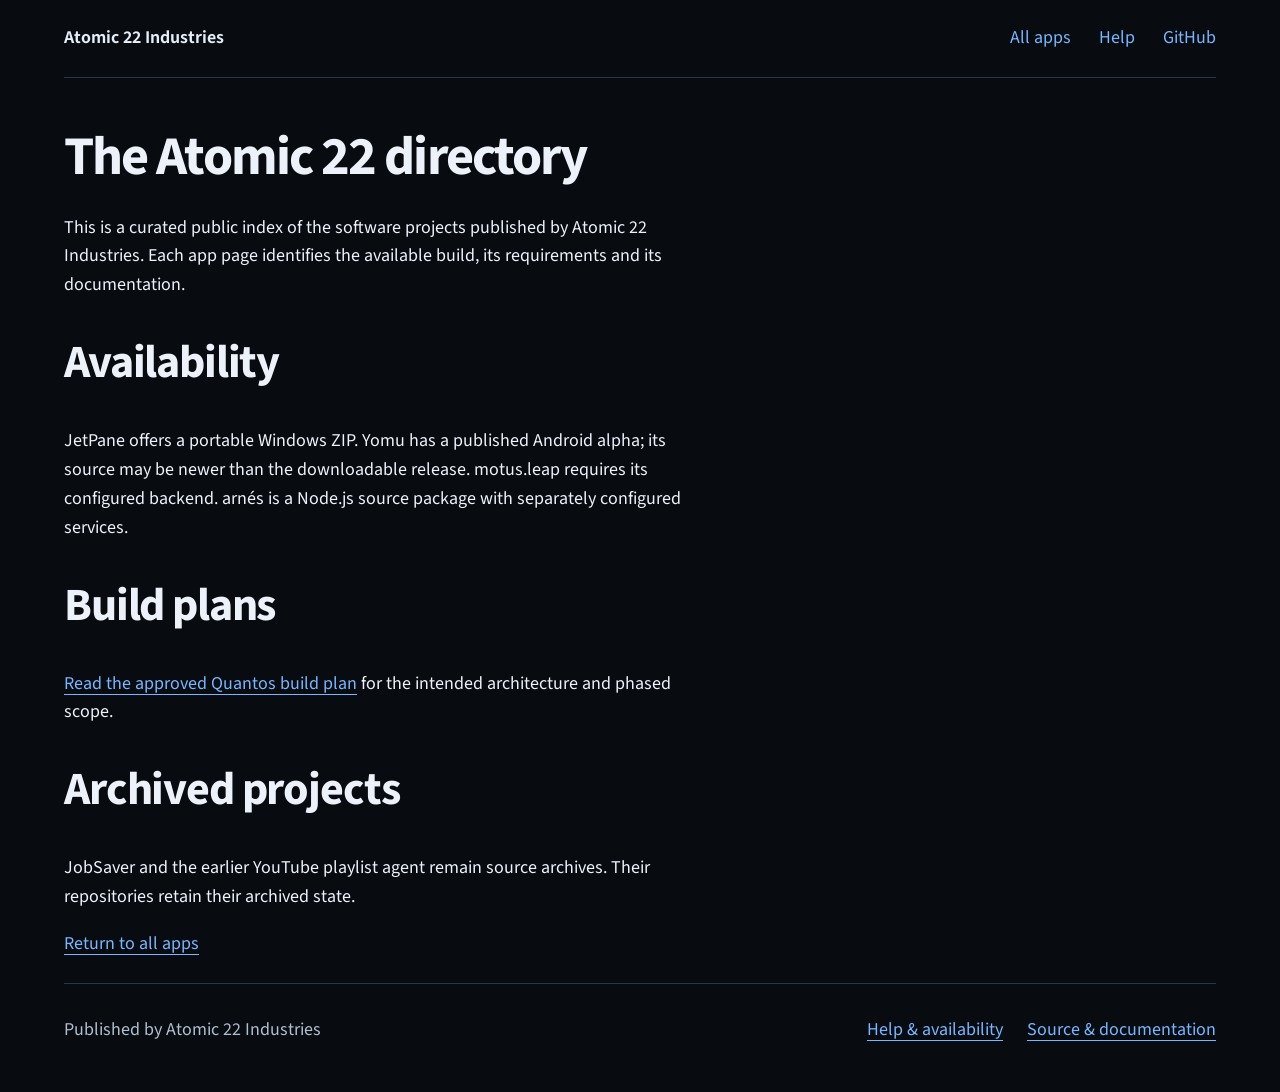
<file: docs/apps/help.html>
<!doctype html><html lang="en"><head><meta charset="utf-8"><meta name="viewport" content="width=device-width,initial-scale=1"><meta name="publisher" content="Atomic 22 Industries"><meta name="description" content="Atomic 22 Industries — tools from Atomic 22 Industries. Features, documentation and project availability."><meta name="theme-color" content="#080b10"><title>Atomic 22 Industries · Atomic 22 Industries</title><link rel="stylesheet" href="style.css?v=atomic-dark-2"></head><body><a class="skip" href="#main">Skip to content</a><header><a class="publisher" href="https://dave-patrick.github.io/JetPane/apps/">Atomic 22 Industries</a><nav aria-label="Main navigation"><a href="https://dave-patrick.github.io/JetPane/apps/">All apps</a><a href="help.html">Help</a><a href="https://github.com/dave-patrick/Notes">GitHub</a></nav></header><main id="main"><div class="help"><section><h1>The Atomic 22 directory</h1><p>This is a curated public index of the software projects published by Atomic 22 Industries. Each app page identifies the available build, its requirements and its documentation.</p><h2>Availability</h2><p>JetPane offers a portable Windows ZIP. Yomu has a published Android alpha; its source may be newer than the downloadable release. motus.leap requires its configured backend. arnés is a Node.js source package with separately configured services.</p><h2>Build plans</h2><p><a href="https://github.com/dave-patrick/Quantos/blob/main/BUILD-PLAN.md">Read the approved Quantos build plan</a> for the intended architecture and phased scope.</p><h2>Archived projects</h2><p>JobSaver and the earlier YouTube playlist agent remain source archives. Their repositories retain their archived state.</p><a href="https://dave-patrick.github.io/JetPane/apps/">Return to all apps</a></section></div></main><footer><span>Published by Atomic 22 Industries</span><div class="resources"><a href="help.html">Help &amp; availability</a><a href="https://github.com/dave-patrick/Notes">Source &amp; documentation</a></div></footer></body></html>
</file>
<file: docs/style.css>
:root{color-scheme:light;--ink:#20344c;--blue:#5275a0;--link:#265989;--paper:#f5f7fa;--line:#c7d2df;--soft:#e4ecf5}*{box-sizing:border-box}html{scroll-behavior:smooth;scroll-padding-top:30px}body{margin:0;background:var(--paper);color:var(--ink);font:17px/1.65 'Segoe UI',Arial,sans-serif}a{color:var(--link);text-underline-offset:4px}a:hover{color:#143957}a:focus-visible,button:focus-visible,summary:focus-visible{outline:3px solid #2366a5;outline-offset:5px}::selection{background:#b6d4f2;color:#142f4c}.skip{position:absolute;left:20px;top:-100px;background:white;padding:12px;z-index:10}.skip:focus{top:10px}header,main,footer{max-width:1280px;margin:auto}header{padding:22px 40px;display:flex;align-items:center;justify-content:space-between;border-bottom:1px solid var(--line)}.brand{display:flex;align-items:center;gap:11px;text-decoration:none;font-size:23px;font-weight:650;color:var(--ink)}nav{display:flex;gap:30px;font-size:15px}nav a{text-decoration:none}h1,h2,h3,p{margin-top:0}h1{font-size:clamp(44px,5.2vw,72px);font-weight:650;line-height:1.06;letter-spacing:-.035em;margin-bottom:25px}h2{font-size:clamp(32px,3.7vw,48px);line-height:1.14;letter-spacing:-.025em;font-weight:600}h3{font-size:27px;line-height:1.25;margin-bottom:12px;font-weight:600}p{max-width:67ch}.hero{display:grid;grid-template-columns:1.05fr 1fr;gap:40px;padding:65px 40px 70px;align-items:center}.wordmark{width:310px;height:auto;margin:-20px 0 13px;display:block}.hero-copy>p{font-size:19px;max-width:44ch}.actions{display:flex;align-items:flex-start;gap:19px;flex-direction:column;margin:30px 0 20px}.button{display:inline-flex;align-items:center;justify-content:center;gap:22px;padding:13px 23px;color:white;background:#315d8a;text-decoration:none;font-size:16px;font-weight:600;border:1px solid #244d76;box-shadow:0 3px 7px #223c5420;border-radius:5px;white-space:nowrap}.button:hover{color:white;background:#244b73}.text-link{font-size:15px}.hero-copy .release-note{font-size:13px;line-height:1.8;color:#486079}.flight-scene{background:#4d6e96;padding:26px 24px 18px;border-radius:10px;box-shadow:0 14px 30px #25456422;transform:rotate(-2deg);color:white}.scene-title{display:flex;align-items:center;gap:10px;font-size:14px;font-weight:600;margin-bottom:20px}.status-dot{width:7px;height:7px;background:#edf5ff;border-radius:50%}.window-scene{height:325px;position:relative;background:#2b4566;border:1px solid #bac9da;border-radius:6px;overflow:hidden}.scene-window{position:absolute;background:#f0f4f9;color:var(--ink);border:1px solid #bccada;border-radius:5px;box-shadow:0 5px 14px #00000033}.window-title{display:block;border-bottom:1px solid #cad5e3;padding:10px 8px;font-size:12px;white-space:nowrap}.window-title i{display:inline-block;height:5px;width:5px;background:#6682a5;border-radius:50%;margin-right:4px}.window-title i:last-of-type{margin-right:10px}.browser{left:12px;top:12px;width:47%;height:288px}.editor{right:12px;top:12px;width:45%;height:169px;background:#d9e5f3}.notes{right:12px;bottom:12px;width:45%;height:114px}.notes p{font-size:14px;line-height:1.4;padding:12px}.mock-lines,.mock-code{padding:18px 13px}.mock-lines b,.mock-code b{display:block;background:#bacce0;height:7px;margin-bottom:15px;width:85%;border-radius:2px}.mock-lines b:first-child{height:65px;width:100%;background:#90accd}.mock-lines b:nth-child(3){width:65%}.mock-code b:nth-child(2n){width:60%;margin-left:15px}.scene-footer{display:flex;align-items:center;gap:5px;margin-top:20px;font-size:12px}.scene-footer span{margin-left:auto}.scene-footer kbd{color:white;background:#44668f;border-color:#829cbb}.illustration-label{font-size:11px;margin:14px 0 0;color:#ffffff}.facts{display:flex;justify-content:space-between;gap:15px;flex-wrap:wrap;border-block:1px solid var(--line);padding:22px 40px;font-size:14px;color:#355579}.explorer,.gallery,.workflows,.details{padding:85px 40px}.section-intro{display:grid;grid-template-columns:1fr 1fr;gap:55px;align-items:start;margin-bottom:36px}.section-intro h2{margin-bottom:0}.section-intro p{padding-top:5px;max-width:52ch}.demo-shell{border:1px solid var(--line);background:white;border-radius:7px;overflow:hidden}.demo-toolbar{padding:18px 22px;display:flex;align-items:center;justify-content:space-between;gap:18px;border-bottom:1px solid var(--line)}.demo-toolbar>span{font-size:13px;color:#536b84}.profile-buttons{display:flex;gap:6px;flex-wrap:wrap}button{font:inherit;cursor:pointer}button[data-profile]{font-size:14px;background:transparent;border:1px solid transparent;border-radius:4px;padding:7px 17px;color:var(--ink)}button[data-profile][aria-pressed=true]{background:#315d8a;color:white}button[data-profile]:hover{border-color:#5275a0}.demo-monitors{display:grid;grid-template-columns:1fr 1.32fr;gap:18px;padding:32px 28px 45px;align-items:start;background:#edf2f8}.demo-monitor{position:relative;aspect-ratio:16/10;background:#f9fbfe;border:3px solid #6d849f;border-radius:4px;box-shadow:0 8px 0 -3px #bbc9d9}.demo-window{position:absolute;border:2px solid #edf2f8;background:#466e9e;color:white;padding:9px;font-size:clamp(10px,1.3vw,15px);overflow:hidden;transition:left .35s ease,top .35s ease,width .35s ease,height .35s ease}.demo-window:nth-child(2){background:#61768d}.demo-window:nth-child(3){background:#40546e}.demo-description{padding:20px 26px 5px;font-size:15px}.demo-note{font-size:12px;color:#536b84;padding:0 26px 20px;margin:0}.workflows{padding-top:0}.workflows>h2{margin-bottom:40px}.workflows article{border-top:1px solid var(--line);padding:33px 0;display:grid;grid-template-columns:.75fr 1.8fr .7fr;gap:38px;align-items:start}.mode-label{font-size:14px;color:#456381;padding-top:7px}.workflows article p{font-size:16px}.workflows article a{font-size:14px}.mini-profile,.mini-snap{height:113px;background:#dde6f2;display:grid;grid-template-columns:1fr 1fr;gap:5px;padding:8px;border:1px solid #aebed2}.mini-profile div{background:#527199;color:white;font-size:10px;padding:5px}.mini-profile div:nth-child(2){grid-row:span 2}.mini-snap span{background:#527199}.mini-location{height:113px;background:#e5edf6;border:1px solid #aebed2;padding:16px}.mini-location>div{position:relative;width:70%;height:75%;border:2px solid #5275a0;background:#b7cbe4}.mini-location i{position:absolute;width:7px;height:7px;background:white;border:1px solid #315d8a}.mini-location i:nth-child(1){left:-4px;top:-4px}.mini-location i:nth-child(2){right:-4px;top:-4px}.mini-location i:nth-child(3){left:-4px;bottom:-4px}.mini-location i:nth-child(4){right:-4px;bottom:-4px}.gallery{background:#e5edf6;padding-top:68px}.gallery figure{margin:0 0 40px}.gallery figure:last-child{margin-bottom:0}.gallery img{width:100%;height:auto;display:block;box-shadow:0 5px 17px #25456419}.gallery figcaption{font-size:13px;color:#415d7a;margin-top:12px}.keyboard{display:grid;grid-template-columns:1fr 1fr;gap:65px;padding:85px 40px;background:#284564;color:#fff}.keyboard p{color:#e0e9f4;font-size:16px}.keyboard a{color:#fff}.keyboard dl{margin:0}.keyboard dl>div{padding:18px 0;border-top:1px solid #68809a;display:flex;justify-content:space-between;gap:20px;align-items:center}.keyboard dd{margin:0;font-size:14px;text-align:right;color:#e0e9f4}kbd{font:13px 'Segoe UI',sans-serif;border:1px solid #b9c9dc;background:#eff4fa;color:#203b5a;padding:4px 7px;border-radius:3px}.keyboard kbd{background:#365779;color:white;border-color:#7892ad}.details{display:grid;grid-template-columns:1fr 1fr;gap:60px}.details>div>p{font-size:16px}details{border-top:1px solid var(--line);padding:17px 0}summary{cursor:pointer;font-size:17px;font-weight:600}details p{font-size:15px;margin:15px 0 5px}.download{margin:0 40px 70px;border-block:1px solid var(--line);padding:30px 0;display:flex;align-items:center;gap:25px}.download>div{flex:1}.download h2{font-size:28px;margin-bottom:8px}.download p{font-size:15px;margin-bottom:0}footer{padding:25px 40px 40px;display:flex;justify-content:space-between;gap:25px;font-size:12px}footer>div{display:flex;gap:22px;flex-wrap:wrap}footer a{color:#355579}@media(max-width:850px){header{padding-inline:23px}nav{gap:18px}.hero{padding:42px 25px;grid-template-columns:1fr;gap:35px}.hero-copy{max-width:670px}.flight-scene{transform:none;max-width:650px}.facts{padding-inline:25px;justify-content:flex-start;gap:16px 32px}.explorer,.gallery,.workflows,.details{padding:55px 25px}.section-intro{gap:25px}.workflows article{grid-template-columns:.7fr 2fr;gap:22px}.mini-profile,.mini-location,.mini-snap{display:none}.keyboard{padding:55px 25px;gap:32px}.download{margin-inline:25px;flex-wrap:wrap}.download .button{margin-left:0}.details{gap:28px}footer{padding-inline:25px;flex-direction:column}.wordmark{width:290px}}@media(max-width:560px){body{font-size:16px}header{gap:14px;align-items:flex-start}.brand{font-size:20px;gap:7px}.brand img{width:32px;height:32px}nav{font-size:12px;gap:12px;flex-wrap:wrap;justify-content:flex-end;max-width:190px}.hero{padding-top:34px}.hero-copy>p{font-size:18px}.wordmark{width:260px}.window-scene{height:270px}.browser{height:235px}.editor{height:135px}.notes{height:95px}.flight-scene{padding:20px 15px}.scene-footer{flex-wrap:wrap}.scene-footer span{margin-left:6px}.section-intro,.keyboard,.details{grid-template-columns:1fr}.demo-toolbar{align-items:flex-start;flex-direction:column;padding:15px}.demo-monitors{padding:23px 12px 32px;gap:8px}.demo-window{padding:5px;font-size:9px}.demo-description{padding-inline:15px}.demo-note{padding-inline:15px}.workflows article{grid-template-columns:1fr;gap:6px}.mode-label{font-size:12px}.workflows article h3{font-size:25px}.download img{width:62px;height:62px}.download{align-items:flex-start;gap:16px}.download h2{font-size:25px}.download>div{min-width:190px}.keyboard dl>div{gap:12px}.keyboard dd{max-width:150px}.keyboard kbd{font-size:11px;padding:4px}h2{font-size:32px}.facts{font-size:12px}}@media(prefers-reduced-motion:reduce){html{scroll-behavior:auto}.demo-window{transition:none}}

/* Approved dark landing-page refinement; application screenshots stay authentic. */
@font-face{font-family:Source;src:url(assets/fonts/SourceSans3.ttf)}:root{color-scheme:dark;--ink:#e8eff9;--blue:#70abf0;--link:#87bbfa;--paper:#0c131d;--line:#334258;--soft:#18283c}body{font-family:Source,Segoe UI,sans-serif}header{border-color:var(--line)}.flight-scene{background:#192d46}.window-scene{background:#0c1727}.scene-window{background:#243b56;color:#e8eff9}.scene-window.editor{background:#1b3048}.window-title{background:#172b43;color:#c5d9f1}.mock-lines b,.mock-code b{background:#6c8aaa}.scene-footer kbd{background:#14243a;color:#e8eff9}.demo-shell{background:#111e2e}.demo-toolbar{color:#b7c9df}.demo-monitors{background:#132236}.demo-monitor{background:#0c1726;border-color:#566e8a}.demo-window{background:#315e92;color:#fff}.profile-buttons button{background:#1b3049;color:#d7e6f9;border-color:#4a617d}.profile-buttons button[aria-pressed=true]{background:#70abf0;color:#0b1728}.gallery,.screenshots{background:#142237}.mini-profile div{background:#284563;color:#e8eff9}.mini-location{background:#142237}footer a{color:#87bbfa}.button{background:#70abf0;color:#091623}.button:hover{background:#b9dbff;color:#091623}::selection{background:#3466a1;color:white}a:focus-visible,button:focus-visible{outline:3px solid #87bbfa;outline-offset:4px}

.skip{background:#122238;color:#bddaff}.hero-copy .release-note,.demo-toolbar>span,.demo-note,.gallery figcaption{color:#b2c6df}.button,.flight-scene,.gallery img{box-shadow:none}.demo-window{transition:none}.scene-window{box-shadow:0 5px 14px #00000033}

.explanation{border-top:1px solid #334258;padding:70px 0}.explanation-intro{max-width:900px}.explanation h2{margin-top:0}.walkthrough{counter-reset:walk;list-style:none;padding:0;margin:45px 0}.walkthrough li{counter-increment:walk;display:grid;grid-template-columns:70px 1fr 1.65fr;gap:28px;padding:28px 0;border-top:1px solid #29384c;align-items:start}.walkthrough li:before{content:counter(walk,decimal-leading-zero);font-size:2rem;line-height:1.2;color:#80b8f5}.walkthrough h3{margin:0;line-height:1.35}.walkthrough p{margin:0;color:#c2cfe0}.practical{max-width:900px;padding-top:25px}.practical h3{margin-top:28px}.practical p{color:#c2cfe0}@media(max-width:760px){.walkthrough li{grid-template-columns:42px 1fr;gap:15px}.walkthrough p{grid-column:2}.explanation{padding:40px 0}}
</file>
<file: docs/apps/style.css>
@font-face{font-family:Source;src:url(assets/fonts/SourceSans3.ttf)}*{box-sizing:border-box}html{color-scheme:dark;scroll-behavior:smooth}body{margin:0;background:#0c131d;color:#edf2fa;font:18px/1.6 Source,sans-serif;--accent:#78b6ff;--muted:#b0bed0}a{color:var(--accent);text-underline-offset:5px}a:hover{color:#fff}button{font:inherit;cursor:pointer}a:focus-visible,button:focus-visible{outline:3px solid var(--accent);outline-offset:5px}::selection{background:#3466a1;color:white}header,main,footer{width:min(1320px,90%);margin:auto}header{display:flex;align-items:center;justify-content:space-between;gap:20px;padding:24px 0;border-bottom:1px solid #2c394a}header a{text-decoration:none}nav{display:flex;gap:28px;flex-wrap:wrap}header .publisher{color:#e5edf8;font-weight:650}h1,h2,h3{line-height:1.1;text-wrap:balance}h1{font-size:clamp(3rem,6.5vw,6rem);letter-spacing:-.035em;margin:26px 0}h2{font-size:clamp(2rem,3.6vw,3.7rem);letter-spacing:-.025em}h3{font-size:1.5rem}p{max-width:70ch}.lead{font-size:1.4rem;color:#c5d0df;max-width:65ch}.brandline{display:flex;align-items:center;gap:20px;margin:42px 0 12px}.brandline .icon{width:64px;height:64px;object-fit:contain}.wordmark{width:260px;max-height:105px;object-fit:contain;object-position:left center}.actions{display:flex;gap:24px;align-items:center;flex-wrap:wrap;margin:26px 0}.button,button{display:inline-block;padding:12px 22px;background:var(--accent);color:#091321;border:1px solid transparent;border-radius:7px;font-weight:650;text-decoration:none}.button:hover,button:hover{background:#bedcff;color:#091321}.status,figcaption,.caption{font-size:.94rem;color:var(--muted)}section{padding:52px 0}figure{margin:0}img{max-width:100%;height:auto}.stage{border:1px solid #334258;border-radius:12px;overflow:hidden;background:#111d2b}.stage-head{padding:15px 24px;border-bottom:1px solid #334258;display:flex;justify-content:space-between;gap:16px;align-items:center}.stage-body{padding:32px}.details{display:grid;grid-template-columns:1fr 1fr;gap:64px;border-top:1px solid #334258;margin-top:60px}.details article{padding:20px 0}.download{border-top:1px solid #334258}.resources{display:flex;gap:24px;flex-wrap:wrap}.gallery{display:flex;gap:32px;align-items:flex-start;margin:40px 0}.gallery figure{max-width:320px}.gallery img{max-height:550px;object-fit:contain;object-position:left}.gallery.wide figure{max-width:none;width:100%}.gallery.wide img{max-height:none;width:100%}footer{border-top:1px solid #334258;padding:32px 0 48px;color:var(--muted);display:flex;justify-content:space-between;gap:25px;flex-wrap:wrap}.skip{position:absolute;left:10px;top:-80px}.skip:focus{top:10px}.reading h1{font-family:Literata,serif;text-align:center;font-weight:500}.reading>.lead{text-align:center;margin:0 auto 38px}.reading-panel{display:grid;grid-template-columns:2fr 1fr}.prose{padding:42px;font:24px/1.8 Literata,serif}.sentence{border-radius:3px}.sentence.active{background:#254a70}.queue{padding:28px;border-left:1px solid #334258}.queue button{background:transparent;color:#d6e2f1;display:block;text-align:left;width:100%;padding:20px 10px;border-bottom:1px solid #334258;border-radius:0}.queue button[aria-pressed=true]{color:var(--accent);background:#1c2e42}.reading-controls{display:flex;align-items:center;gap:20px;padding:24px 40px;border-top:1px solid #334258}.board{display:grid;grid-template-columns:1fr 1fr 1fr}.lane{padding:26px;border-right:1px solid #334258}.lane:last-child{border:0}.video{padding:20px 0;border-bottom:1px solid #334258}.video small{display:block;color:var(--muted)}.video button{margin-top:16px}.motus .wordmark{width:330px;max-height:170px}.motus h1{font-family:Lexend,Source,sans-serif}.panorama{width:100%;display:block}.modules{display:grid;grid-template-columns:1fr 2fr;gap:60px;margin:55px 0}.module-buttons button{display:block;width:100%;text-align:left;background:transparent;color:#bdcce0;border-bottom:1px solid #334258;border-radius:0;padding:20px}.module-buttons button[aria-pressed=true]{color:var(--accent);background:#18293d}.plan{display:grid;grid-template-columns:1fr 1fr;gap:60px}.node-map{display:grid;grid-template-columns:1fr 1fr;gap:35px;padding:40px}.node-map button{background:#17263b;color:#e1dcff;border:1px solid #796fa2;padding:30px}.node-map button[aria-pressed=true]{background:#3b315c}.plan pre{white-space:pre-wrap;padding:30px;background:#111d2b;border:1px solid #334258;border-radius:12px;min-height:290px;color:#d0c8ee}.badge{display:inline-block;padding:5px 12px;border:1px solid #9e91c4;color:#d5c7ff;border-radius:5px}.directory{display:grid;grid-template-columns:1.3fr 1fr;gap:70px}.directory h1{font-family:Literata,serif;font-weight:500}.project-row{display:grid;grid-template-columns:1.1fr 1.7fr 1fr;gap:20px;padding:27px 15px;border-bottom:1px solid #334258;text-decoration:none;color:#d9e3f1;align-items:center}.project-row:hover{background:#17273b}.project-row strong{font-size:1.55rem}.project-row small{color:#a7b9cf}.directory-preview{padding:35px;background:#142237;border-radius:12px;align-self:center}.directory-preview .wordmark{width:100%;max-height:150px}.directory-preview .icon{width:90px}.directory-preview p{color:#bdcce0}.help{max-width:880px}.help h1{font-size:3.4rem}.help section{padding:24px 0}.help li{margin:12px 0}@font-face{font-family:Literata;src:url(assets/fonts/Literata.ttf)}@media(max-width:760px){header{align-items:flex-start;flex-direction:column}nav{gap:20px}section{padding:30px 0}h1{font-size:3.2rem}.reading-panel,.board,.details,.modules,.plan,.directory{grid-template-columns:1fr;gap:20px}.queue{border-left:0;border-top:1px solid #334258}.prose{font-size:20px;padding:24px}.lane{border-right:0;border-bottom:1px solid #334258}.project-row{grid-template-columns:1fr 1.3fr}.project-row small{grid-column:2}.gallery{flex-wrap:wrap}.stage-body,.node-map{padding:20px}.directory-preview{order:-1}.wordmark{max-width:65vw}.reading-controls{padding:20px;flex-wrap:wrap}}@media(prefers-reduced-motion:reduce){html{scroll-behavior:auto}}
h3{line-height:1.35}.lane h2,.queue h2{font-size:1.5rem;line-height:1.35}.stage h2{margin-top:12px}button:disabled{cursor:default;background:#263b52;color:#c2d1e2}

header .brand{width:220px;max-height:85px;object-fit:contain}.help>h1{margin-top:50px}.help>nav{margin-bottom:35px}.help p{max-width:70ch}

/* Atomic 22 directory: explicit charcoal theme, independent of device appearance. */
html,body{background:#080b10;color:#edf2fa;color-scheme:dark}.directory-preview{background:#101923}.project-row:hover{background:#142235}header,footer,.project-row{border-color:#293748}


.explanation{border-top:1px solid #334258;padding:70px 0}.explanation-intro{max-width:900px}.explanation h2{margin-top:0}.walkthrough{counter-reset:walk;list-style:none;padding:0;margin:45px 0}.walkthrough li{counter-increment:walk;display:grid;grid-template-columns:70px 1fr 1.65fr;gap:28px;padding:28px 0;border-top:1px solid #29384c;align-items:start}.walkthrough li:before{content:counter(walk,decimal-leading-zero);font-size:2rem;line-height:1.2;color:#80b8f5}.walkthrough h3{margin:0;line-height:1.35}.walkthrough p{margin:0;color:#c2cfe0}.practical{max-width:900px;padding-top:25px}.practical h3{margin-top:28px}.practical p{color:#c2cfe0}@media(max-width:760px){.walkthrough li{grid-template-columns:42px 1fr;gap:15px}.walkthrough p{grid-column:2}.explanation{padding:40px 0}}
</file>
